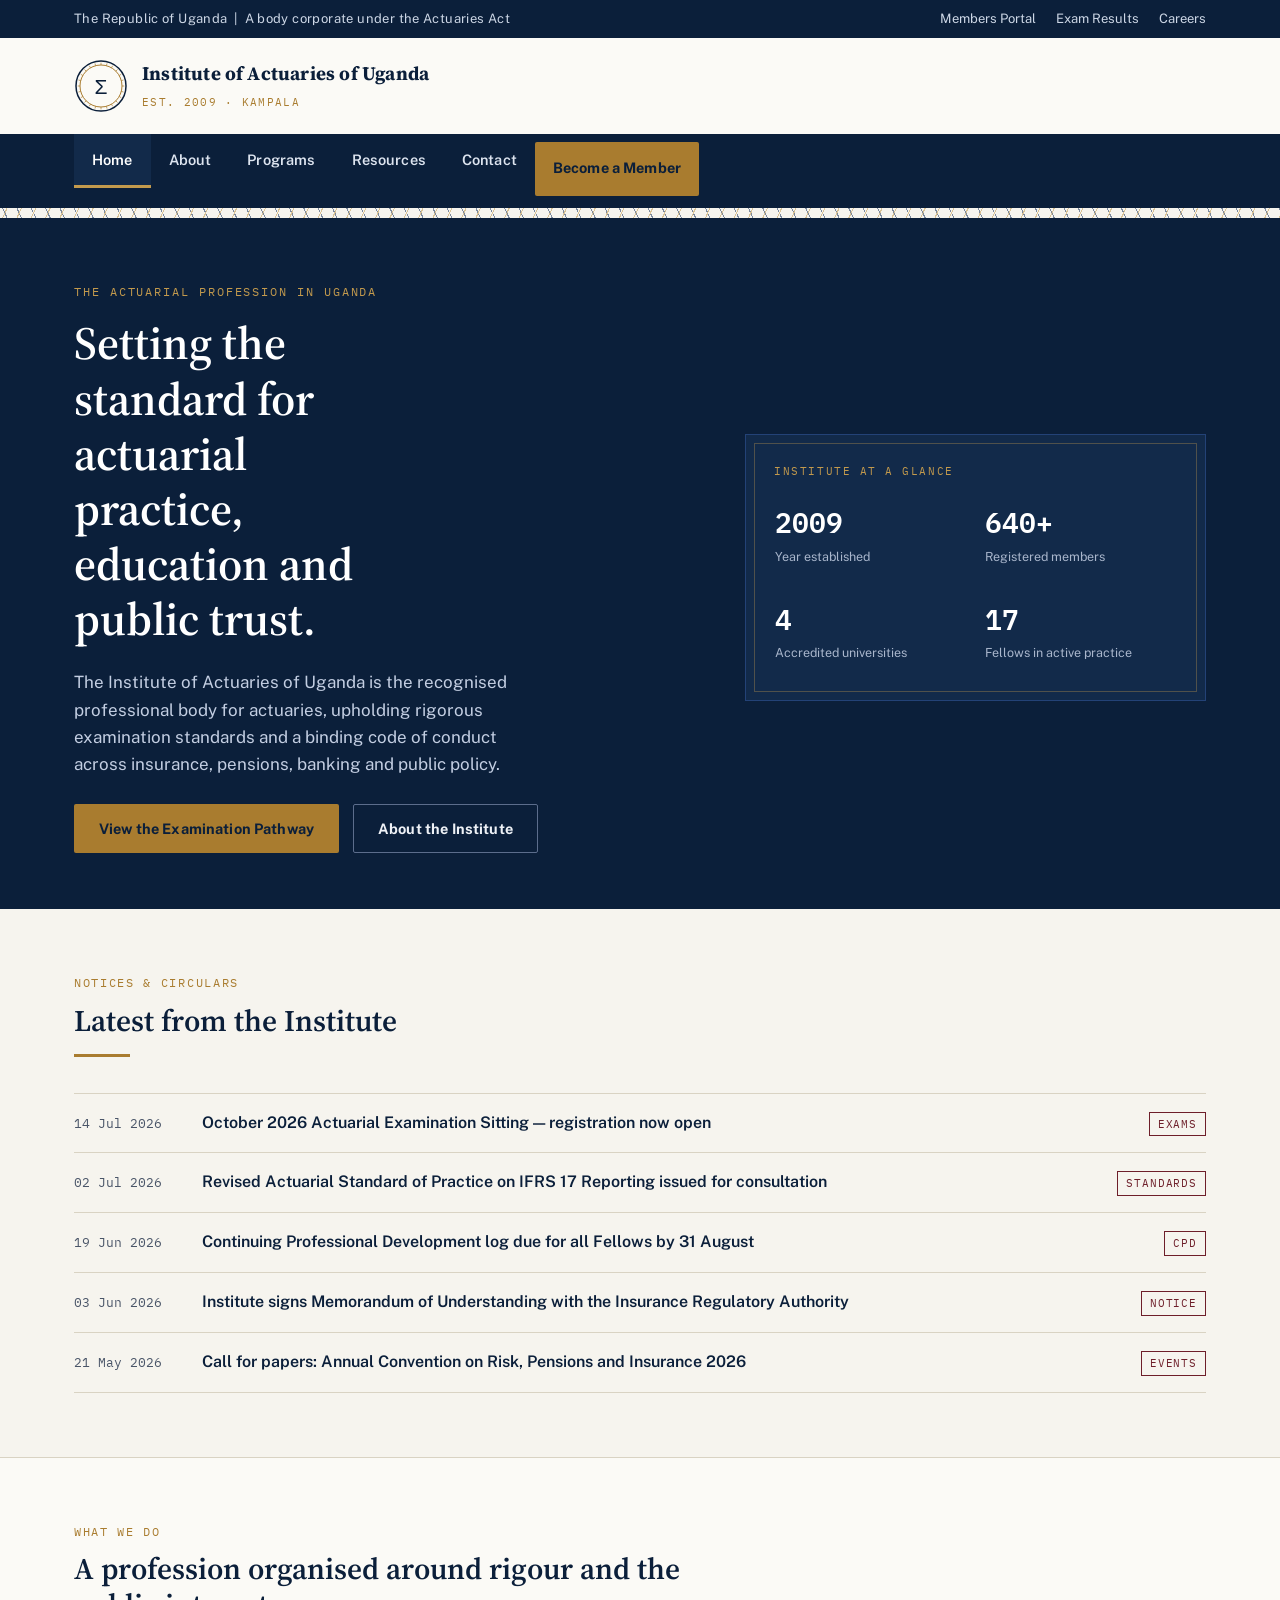
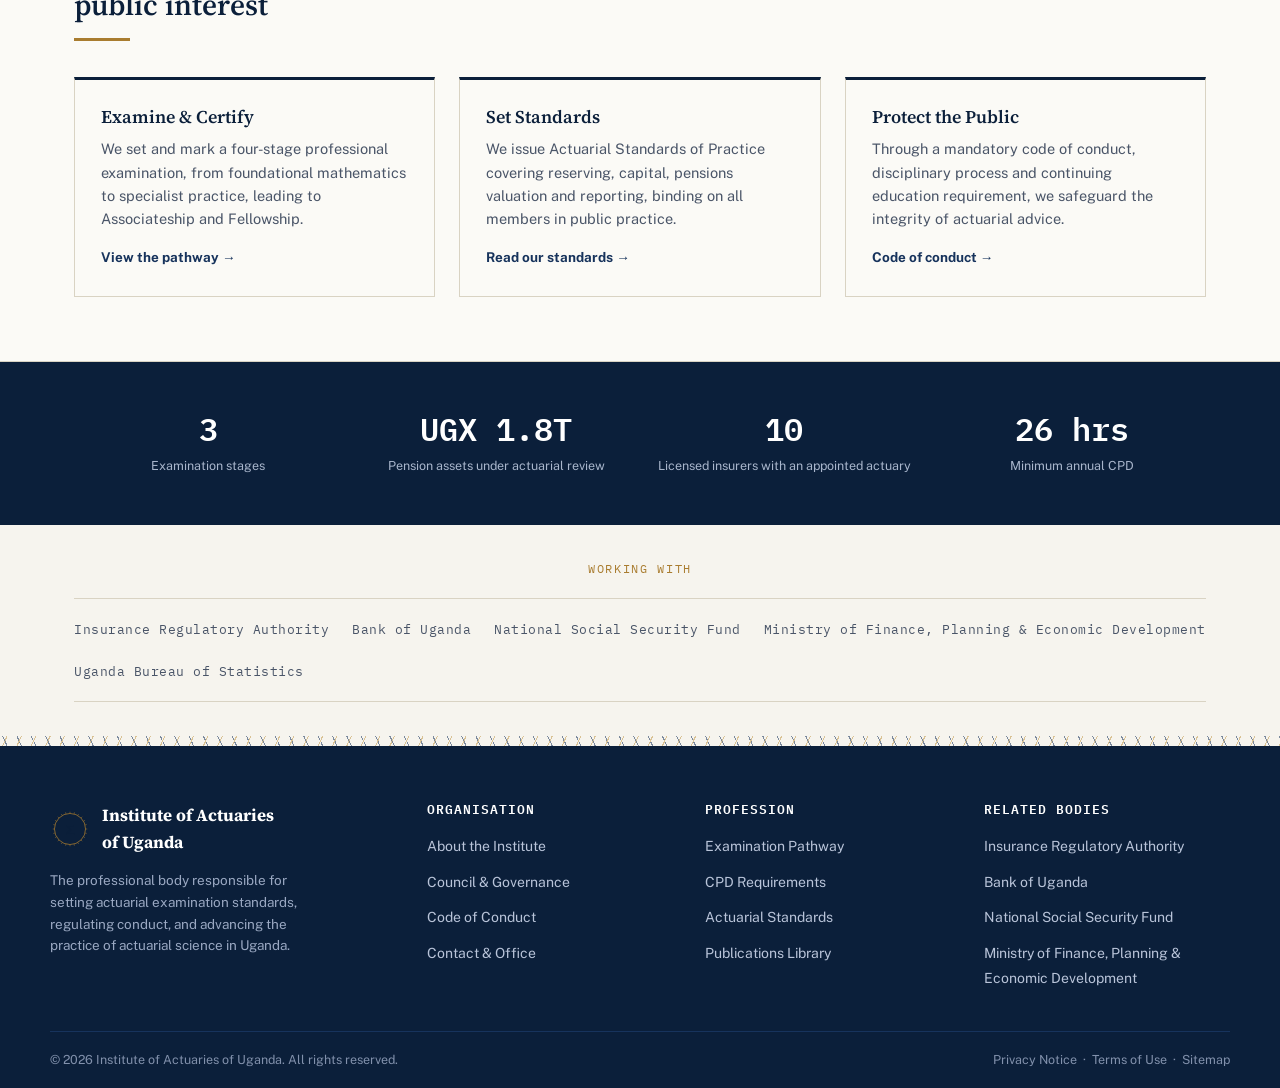
<file: index.html>
<!DOCTYPE html>
<html lang="en">
<head>
  <meta charset="UTF-8">
  <meta name="viewport" content="width=device-width, initial-scale=1.0">
  <title>Home | Institute of Actuaries of Uganda</title>
  <meta name="description" content="Institute of Actuaries of Uganda — the professional body for actuaries.">
  <link rel="preconnect" href="https://fonts.googleapis.com">
  <link rel="preconnect" href="https://fonts.gstatic.com" crossorigin>
  <link href="https://fonts.googleapis.com/css2?family=Source+Serif+4:opsz,wght@8..60,500;8..60,600;8..60,700&family=Public+Sans:wght@400;500;600;700;800&family=IBM+Plex+Mono:wght@400;500&display=swap" rel="stylesheet">
  <link rel="stylesheet" href="styles.css">
</head>
<body>
  <div class="topbar">
    <div class="container">
      <span class="topbar-note">The Republic of Uganda &nbsp;|&nbsp; A body corporate under the Actuaries Act</span>
      <ul class="topbar-links">
        <li><a href="#">Members Portal</a></li>
        <li><a href="#">Exam Results</a></li>
        <li><a href="/contact">Careers</a></li>
      </ul>
    </div>
  </div>
  <header class="site-header">
    <div class="container header-row">
      <a class="brand" href="/">
        <svg class="seal" viewBox="0 0 54 54" xmlns="http://www.w3.org/2000/svg" role="img" aria-label="IAU seal">
  <circle cx="27" cy="27" r="25" fill="none" stroke="#0b1f3a" stroke-width="1.5"/>
  <circle cx="27" cy="27" r="21" fill="none" stroke="#a97c2f" stroke-width="1"/>
  <line x1="27.0" y1="6.0" x2="27.0" y2="3.7" stroke="#a97c2f" stroke-width="0.7"/>
<line x1="32.4" y1="6.7" x2="33.0" y2="4.5" stroke="#a97c2f" stroke-width="0.7"/>
<line x1="37.5" y1="8.8" x2="38.6" y2="6.8" stroke="#a97c2f" stroke-width="0.7"/>
<line x1="41.8" y1="12.2" x2="43.5" y2="10.5" stroke="#a97c2f" stroke-width="0.7"/>
<line x1="45.2" y1="16.5" x2="47.2" y2="15.3" stroke="#a97c2f" stroke-width="0.7"/>
<line x1="47.3" y1="21.6" x2="49.5" y2="21.0" stroke="#a97c2f" stroke-width="0.7"/>
<line x1="48.0" y1="27.0" x2="50.3" y2="27.0" stroke="#a97c2f" stroke-width="0.7"/>
<line x1="47.3" y1="32.4" x2="49.5" y2="33.0" stroke="#a97c2f" stroke-width="0.7"/>
<line x1="45.2" y1="37.5" x2="47.2" y2="38.6" stroke="#a97c2f" stroke-width="0.7"/>
<line x1="41.8" y1="41.8" x2="43.5" y2="43.5" stroke="#a97c2f" stroke-width="0.7"/>
<line x1="37.5" y1="45.2" x2="38.6" y2="47.2" stroke="#a97c2f" stroke-width="0.7"/>
<line x1="32.4" y1="47.3" x2="33.0" y2="49.5" stroke="#a97c2f" stroke-width="0.7"/>
<line x1="27.0" y1="48.0" x2="27.0" y2="50.3" stroke="#a97c2f" stroke-width="0.7"/>
<line x1="21.6" y1="47.3" x2="21.0" y2="49.5" stroke="#a97c2f" stroke-width="0.7"/>
<line x1="16.5" y1="45.2" x2="15.3" y2="47.2" stroke="#a97c2f" stroke-width="0.7"/>
<line x1="12.2" y1="41.8" x2="10.5" y2="43.5" stroke="#a97c2f" stroke-width="0.7"/>
<line x1="8.8" y1="37.5" x2="6.8" y2="38.7" stroke="#a97c2f" stroke-width="0.7"/>
<line x1="6.7" y1="32.4" x2="4.5" y2="33.0" stroke="#a97c2f" stroke-width="0.7"/>
<line x1="6.0" y1="27.0" x2="3.7" y2="27.0" stroke="#a97c2f" stroke-width="0.7"/>
<line x1="6.7" y1="21.6" x2="4.5" y2="21.0" stroke="#a97c2f" stroke-width="0.7"/>
<line x1="8.8" y1="16.5" x2="6.8" y2="15.3" stroke="#a97c2f" stroke-width="0.7"/>
<line x1="12.2" y1="12.2" x2="10.5" y2="10.5" stroke="#a97c2f" stroke-width="0.7"/>
<line x1="16.5" y1="8.8" x2="15.3" y2="6.8" stroke="#a97c2f" stroke-width="0.7"/>
<line x1="21.6" y1="6.7" x2="21.0" y2="4.5" stroke="#a97c2f" stroke-width="0.7"/>
  <text x="27" y="35" text-anchor="middle" font-family="Source Serif 4, Georgia, serif" font-size="21" fill="#0b1f3a">&#931;</text>
</svg>
        <span class="brand-text">
          <span class="brand-name">Institute of Actuaries of Uganda</span>
          <span class="brand-sub">Est. 2009 &middot; Kampala</span>
        </span>
      </a>
    </div>
    <nav class="primary-nav" aria-label="Primary">
      <div class="container nav-row">
        <ul class="nav-links">
          <li><a href="/" class="active">Home</a></li>
          <li><a href="/about">About</a></li>
          <li><a href="/programs">Programs</a></li>
          <li><a href="/resources">Resources</a></li>
          <li><a href="/contact">Contact</a></li>
          <li><a class="nav-cta" href="/contact">Become a Member</a></li>
        </ul>
        <button class="nav-toggle" aria-label="Toggle navigation" aria-expanded="false">&#9776;</button>
      </div>
    </nav>
  </header>
  <div class="guilloche" aria-hidden="true"></div>
  <section class="hero">
    <div class="container">
      <div>
        <div class="hero-eyebrow">The Actuarial Profession in Uganda</div>
        <h1>Setting the standard for actuarial practice, education and public trust.</h1>
        <p class="hero-lede">The Institute of Actuaries of Uganda is the recognised professional body for actuaries, upholding rigorous examination standards and a binding code of conduct across insurance, pensions, banking and public policy.</p>
        <div class="hero-actions">
          <a class="btn btn-primary" href="/programs">View the Examination Pathway</a>
          <a class="btn btn-outline" href="/about">About the Institute</a>
        </div>
      </div>
      <div class="hero-panel">
        <div class="hero-panel-title">Institute at a Glance</div>
        <div class="stat-grid">
          <div class="stat-item" tabindex="0" data-value="2009" data-decimals="0">
            <div class="stat-figure"><span class="stat-number">0</span></div>
            <div class="stat-label">Year established</div>
            <div class="stat-detail">Founded under the Actuaries Act, Cap. 214</div>
          </div>
          <div class="stat-item" tabindex="0" data-value="640" data-decimals="0" data-suffix="+">
            <div class="stat-figure"><span class="stat-number">0</span></div>
            <div class="stat-label">Registered members</div>
            <div class="stat-detail">Across Student, Associate and Fellow grades</div>
          </div>
          <div class="stat-item" tabindex="0" data-value="4" data-decimals="0">
            <div class="stat-figure"><span class="stat-number">0</span></div>
            <div class="stat-label">Accredited universities</div>
            <div class="stat-detail">Makerere, Kyambogo, MUST and UCU</div>
          </div>
          <div class="stat-item" tabindex="0" data-value="17" data-decimals="0">
            <div class="stat-figure"><span class="stat-number">0</span></div>
            <div class="stat-label">Fellows in active practice</div>
            <div class="stat-detail">Eligible to sign statutory actuarial reports</div>
          </div>
        </div>
      </div>
    </div>
  </section>

  <section class="section">
    <div class="container">
      <div class="section-head">
        <div class="eyebrow">Notices &amp; Circulars</div>
        <h2>Latest from the Institute</h2>
        <div class="rule"></div>
      </div>
      <ul class="notice-list">
        <li class="notice-item">
          <span class="notice-date">14 Jul 2026</span>
          <a class="notice-title" href="#">October 2026 Actuarial Examination Sitting &mdash; registration now open</a>
          <span class="notice-tag">Exams</span>
        </li>
        <li class="notice-item">
          <span class="notice-date">02 Jul 2026</span>
          <a class="notice-title" href="#">Revised Actuarial Standard of Practice on IFRS 17 Reporting issued for consultation</a>
          <span class="notice-tag">Standards</span>
        </li>
        <li class="notice-item">
          <span class="notice-date">19 Jun 2026</span>
          <a class="notice-title" href="#">Continuing Professional Development log due for all Fellows by 31 August</a>
          <span class="notice-tag">CPD</span>
        </li>
        <li class="notice-item">
          <span class="notice-date">03 Jun 2026</span>
          <a class="notice-title" href="#">Institute signs Memorandum of Understanding with the Insurance Regulatory Authority</a>
          <span class="notice-tag">Notice</span>
        </li>
        <li class="notice-item">
          <span class="notice-date">21 May 2026</span>
          <a class="notice-title" href="#">Call for papers: Annual Convention on Risk, Pensions and Insurance 2026</a>
          <span class="notice-tag">Events</span>
        </li>
      </ul>
    </div>
  </section>

  <section class="section section-alt">
    <div class="container">
      <div class="section-head">
        <div class="eyebrow">What We Do</div>
        <h2>A profession organised around rigour and the public interest</h2>
        <div class="rule"></div>
      </div>
      <div class="card-grid">
        <div class="card">
          <h3>Examine &amp; Certify</h3>
          <p>We set and mark a four-stage professional examination, from foundational mathematics to specialist practice, leading to Associateship and Fellowship.</p>
          <a class="card-link" href="/programs">View the pathway &rarr;</a>
        </div>
        <div class="card">
          <h3>Set Standards</h3>
          <p>We issue Actuarial Standards of Practice covering reserving, capital, pensions valuation and reporting, binding on all members in public practice.</p>
          <a class="card-link" href="/resources">Read our standards &rarr;</a>
        </div>
        <div class="card">
          <h3>Protect the Public</h3>
          <p>Through a mandatory code of conduct, disciplinary process and continuing education requirement, we safeguard the integrity of actuarial advice.</p>
          <a class="card-link" href="/about#conduct">Code of conduct &rarr;</a>
        </div>
      </div>
    </div>
  </section>

  <section class="stats-strip">
    <div class="container">
      <div class="stat-item" tabindex="0" data-value="4" data-decimals="0">
        <div class="stat-figure"><span class="stat-number">0</span></div>
        <div class="stat-label">Examination stages</div>
        <div class="stat-detail">Foundational through to Fellowship</div>
      </div>
      <div class="stat-item" tabindex="0" data-value="2.1" data-decimals="1" data-prefix="UGX " data-suffix="T">
        <div class="stat-figure"><span class="stat-number">UGX 0.0T</span></div>
        <div class="stat-label">Pension assets under actuarial review</div>
        <div class="stat-detail">Reviewed across occupational retirement schemes</div>
      </div>
      <div class="stat-item" tabindex="0" data-value="12" data-decimals="0">
        <div class="stat-figure"><span class="stat-number">0</span></div>
        <div class="stat-label">Licensed insurers with an appointed actuary</div>
        <div class="stat-detail">Out of 14 licensed insurers nationally</div>
      </div>
      <div class="stat-item" tabindex="0" data-value="30" data-decimals="0" data-suffix=" hrs">
        <div class="stat-figure"><span class="stat-number">0</span></div>
        <div class="stat-label">Minimum annual CPD</div>
        <div class="stat-detail">Audited annually against the register</div>
      </div>
    </div>
  </section>

  <section class="partner-strip">
    <div class="container">
      <div class="eyebrow">Working With</div>
      <div class="partner-row">
        <span>Insurance Regulatory Authority</span>
        <span>Bank of Uganda</span>
        <span>National Social Security Fund</span>
        <span>Ministry of Finance, Planning &amp; Economic Development</span>
        <span>Uganda Bureau of Statistics</span>
      </div>
    </div>
  </section>
  <div class="guilloche" aria-hidden="true"></div>
  <footer class="site-footer">
    <div class="container footer-top">
      <div class="footer-grid">
        <div class="footer-col">
          <div class="footer-brand">
            <svg class="seal" style="width:40px;height:40px" viewBox="0 0 54 54" xmlns="http://www.w3.org/2000/svg" role="img" aria-label="IAU seal">
  <circle cx="27" cy="27" r="25" fill="none" stroke="#0b1f3a" stroke-width="1.5"/>
  <circle cx="27" cy="27" r="21" fill="none" stroke="#a97c2f" stroke-width="1"/>
  <line x1="27.0" y1="6.0" x2="27.0" y2="3.7" stroke="#a97c2f" stroke-width="0.7"/>
<line x1="32.4" y1="6.7" x2="33.0" y2="4.5" stroke="#a97c2f" stroke-width="0.7"/>
<line x1="37.5" y1="8.8" x2="38.6" y2="6.8" stroke="#a97c2f" stroke-width="0.7"/>
<line x1="41.8" y1="12.2" x2="43.5" y2="10.5" stroke="#a97c2f" stroke-width="0.7"/>
<line x1="45.2" y1="16.5" x2="47.2" y2="15.3" stroke="#a97c2f" stroke-width="0.7"/>
<line x1="47.3" y1="21.6" x2="49.5" y2="21.0" stroke="#a97c2f" stroke-width="0.7"/>
<line x1="48.0" y1="27.0" x2="50.3" y2="27.0" stroke="#a97c2f" stroke-width="0.7"/>
<line x1="47.3" y1="32.4" x2="49.5" y2="33.0" stroke="#a97c2f" stroke-width="0.7"/>
<line x1="45.2" y1="37.5" x2="47.2" y2="38.6" stroke="#a97c2f" stroke-width="0.7"/>
<line x1="41.8" y1="41.8" x2="43.5" y2="43.5" stroke="#a97c2f" stroke-width="0.7"/>
<line x1="37.5" y1="45.2" x2="38.6" y2="47.2" stroke="#a97c2f" stroke-width="0.7"/>
<line x1="32.4" y1="47.3" x2="33.0" y2="49.5" stroke="#a97c2f" stroke-width="0.7"/>
<line x1="27.0" y1="48.0" x2="27.0" y2="50.3" stroke="#a97c2f" stroke-width="0.7"/>
<line x1="21.6" y1="47.3" x2="21.0" y2="49.5" stroke="#a97c2f" stroke-width="0.7"/>
<line x1="16.5" y1="45.2" x2="15.3" y2="47.2" stroke="#a97c2f" stroke-width="0.7"/>
<line x1="12.2" y1="41.8" x2="10.5" y2="43.5" stroke="#a97c2f" stroke-width="0.7"/>
<line x1="8.8" y1="37.5" x2="6.8" y2="38.7" stroke="#a97c2f" stroke-width="0.7"/>
<line x1="6.7" y1="32.4" x2="4.5" y2="33.0" stroke="#a97c2f" stroke-width="0.7"/>
<line x1="6.0" y1="27.0" x2="3.7" y2="27.0" stroke="#a97c2f" stroke-width="0.7"/>
<line x1="6.7" y1="21.6" x2="4.5" y2="21.0" stroke="#a97c2f" stroke-width="0.7"/>
<line x1="8.8" y1="16.5" x2="6.8" y2="15.3" stroke="#a97c2f" stroke-width="0.7"/>
<line x1="12.2" y1="12.2" x2="10.5" y2="10.5" stroke="#a97c2f" stroke-width="0.7"/>
<line x1="16.5" y1="8.8" x2="15.3" y2="6.8" stroke="#a97c2f" stroke-width="0.7"/>
<line x1="21.6" y1="6.7" x2="21.0" y2="4.5" stroke="#a97c2f" stroke-width="0.7"/>
  <text x="27" y="35" text-anchor="middle" font-family="Source Serif 4, Georgia, serif" font-size="21" fill="#0b1f3a">&#931;</text>
</svg>
            <span class="brand-name">Institute of Actuaries<br>of Uganda</span>
          </div>
          <p class="footer-desc">The professional body responsible for setting actuarial examination standards, regulating conduct, and advancing the practice of actuarial science in Uganda.</p>
        </div>
        <div class="footer-col">
          <h4>Organisation</h4>
          <ul>
            <li><a href="/about">About the Institute</a></li>
            <li><a href="/about#governance">Council &amp; Governance</a></li>
            <li><a href="/about#conduct">Code of Conduct</a></li>
            <li><a href="/contact">Contact &amp; Office</a></li>
          </ul>
        </div>
        <div class="footer-col">
          <h4>Profession</h4>
          <ul>
            <li><a href="/programs">Examination Pathway</a></li>
            <li><a href="/programs#cpd">CPD Requirements</a></li>
            <li><a href="/resources">Actuarial Standards</a></li>
            <li><a href="/resources#library">Publications Library</a></li>
          </ul>
        </div>
        <div class="footer-col">
          <h4>Related Bodies</h4>
          <ul>
            <li><a href="#">Insurance Regulatory Authority</a></li>
            <li><a href="#">Bank of Uganda</a></li>
            <li><a href="#">National Social Security Fund</a></li>
            <li><a href="#">Ministry of Finance, Planning &amp; Economic Development</a></li>
          </ul>
        </div>
      </div>
    </div>
    <div class="container footer-bottom">
      <span>&copy; 2026 Institute of Actuaries of Uganda. All rights reserved.</span>
      <span><a href="#">Privacy Notice</a> &nbsp;&middot;&nbsp; <a href="#">Terms of Use</a> &nbsp;&middot;&nbsp; <a href="#">Sitemap</a></span>
    </div>
  </footer>
  <script src="script.js"></script>
</body>
</html>
</file>
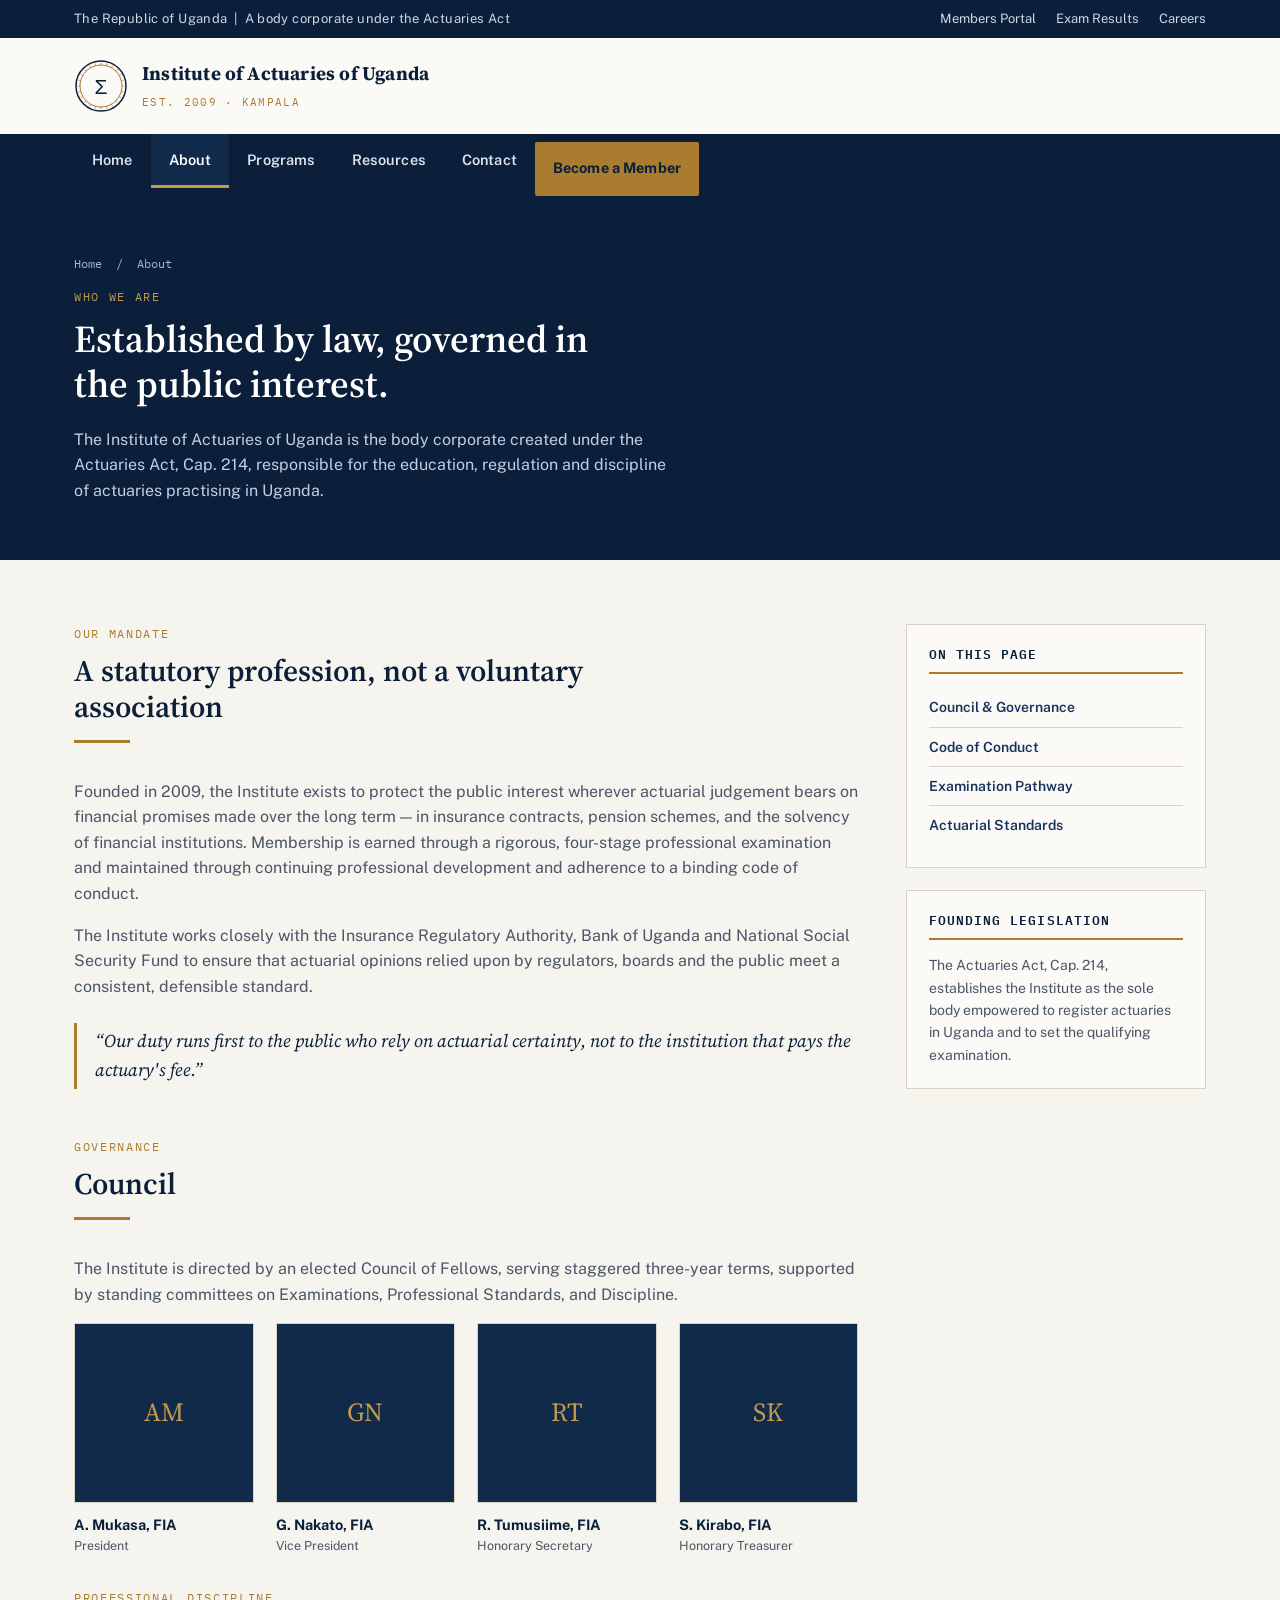
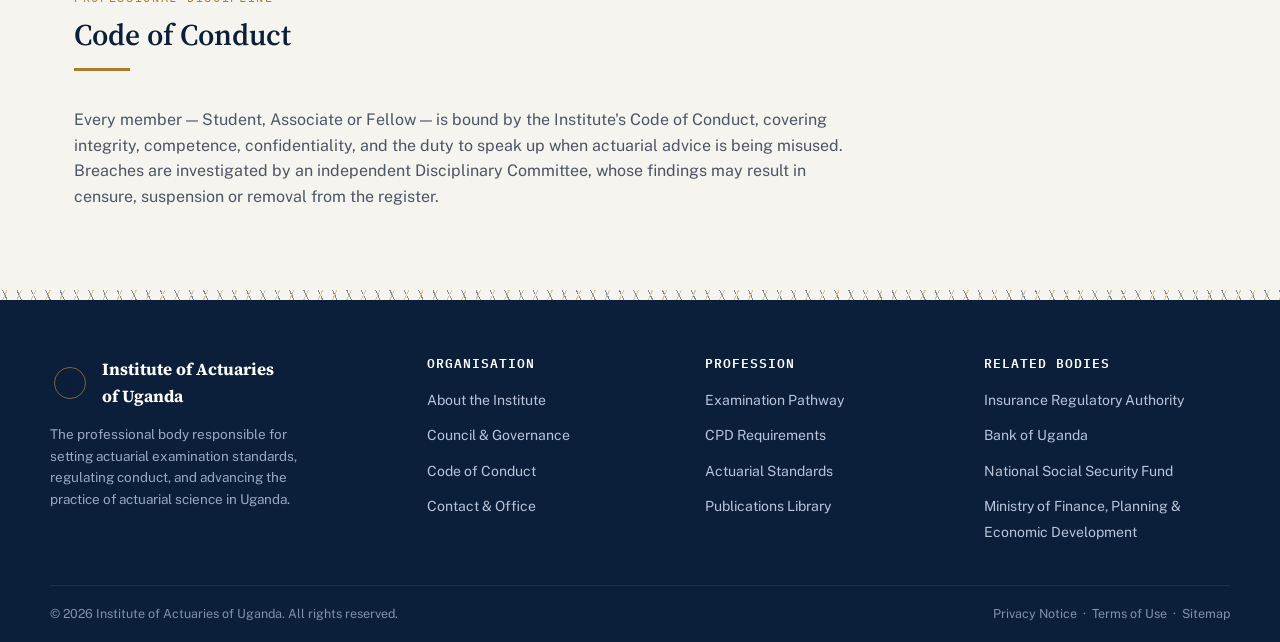
<file: about.html>
<!DOCTYPE html>
<html lang="en">
<head>
  <meta charset="UTF-8">
  <meta name="viewport" content="width=device-width, initial-scale=1.0">
  <title>About the Institute | Institute of Actuaries of Uganda</title>
  <meta name="description" content="Governance, history and code of conduct of the Institute of Actuaries of Uganda.">
  <link rel="preconnect" href="https://fonts.googleapis.com">
  <link rel="preconnect" href="https://fonts.gstatic.com" crossorigin>
  <link href="https://fonts.googleapis.com/css2?family=Source+Serif+4:opsz,wght@8..60,500;8..60,600;8..60,700&family=Public+Sans:wght@400;500;600;700;800&family=IBM+Plex+Mono:wght@400;500&display=swap" rel="stylesheet">
  <link rel="stylesheet" href="styles.css">
</head>
<body>
  <div class="topbar">
    <div class="container">
      <span class="topbar-note">The Republic of Uganda &nbsp;|&nbsp; A body corporate under the Actuaries Act</span>
      <ul class="topbar-links">
        <li><a href="#">Members Portal</a></li>
        <li><a href="#">Exam Results</a></li>
        <li><a href="/contact">Careers</a></li>
      </ul>
    </div>
  </div>
  <header class="site-header">
    <div class="container header-row">
      <a class="brand" href="/">
        <svg class="seal" viewBox="0 0 54 54" xmlns="http://www.w3.org/2000/svg" role="img" aria-label="IAU seal">
  <circle cx="27" cy="27" r="25" fill="none" stroke="#0b1f3a" stroke-width="1.5"/>
  <circle cx="27" cy="27" r="21" fill="none" stroke="#a97c2f" stroke-width="1"/>
  <line x1="27.0" y1="6.0" x2="27.0" y2="3.7" stroke="#a97c2f" stroke-width="0.7"/>
<line x1="32.4" y1="6.7" x2="33.0" y2="4.5" stroke="#a97c2f" stroke-width="0.7"/>
<line x1="37.5" y1="8.8" x2="38.6" y2="6.8" stroke="#a97c2f" stroke-width="0.7"/>
<line x1="41.8" y1="12.2" x2="43.5" y2="10.5" stroke="#a97c2f" stroke-width="0.7"/>
<line x1="45.2" y1="16.5" x2="47.2" y2="15.3" stroke="#a97c2f" stroke-width="0.7"/>
<line x1="47.3" y1="21.6" x2="49.5" y2="21.0" stroke="#a97c2f" stroke-width="0.7"/>
<line x1="48.0" y1="27.0" x2="50.3" y2="27.0" stroke="#a97c2f" stroke-width="0.7"/>
<line x1="47.3" y1="32.4" x2="49.5" y2="33.0" stroke="#a97c2f" stroke-width="0.7"/>
<line x1="45.2" y1="37.5" x2="47.2" y2="38.6" stroke="#a97c2f" stroke-width="0.7"/>
<line x1="41.8" y1="41.8" x2="43.5" y2="43.5" stroke="#a97c2f" stroke-width="0.7"/>
<line x1="37.5" y1="45.2" x2="38.6" y2="47.2" stroke="#a97c2f" stroke-width="0.7"/>
<line x1="32.4" y1="47.3" x2="33.0" y2="49.5" stroke="#a97c2f" stroke-width="0.7"/>
<line x1="27.0" y1="48.0" x2="27.0" y2="50.3" stroke="#a97c2f" stroke-width="0.7"/>
<line x1="21.6" y1="47.3" x2="21.0" y2="49.5" stroke="#a97c2f" stroke-width="0.7"/>
<line x1="16.5" y1="45.2" x2="15.3" y2="47.2" stroke="#a97c2f" stroke-width="0.7"/>
<line x1="12.2" y1="41.8" x2="10.5" y2="43.5" stroke="#a97c2f" stroke-width="0.7"/>
<line x1="8.8" y1="37.5" x2="6.8" y2="38.7" stroke="#a97c2f" stroke-width="0.7"/>
<line x1="6.7" y1="32.4" x2="4.5" y2="33.0" stroke="#a97c2f" stroke-width="0.7"/>
<line x1="6.0" y1="27.0" x2="3.7" y2="27.0" stroke="#a97c2f" stroke-width="0.7"/>
<line x1="6.7" y1="21.6" x2="4.5" y2="21.0" stroke="#a97c2f" stroke-width="0.7"/>
<line x1="8.8" y1="16.5" x2="6.8" y2="15.3" stroke="#a97c2f" stroke-width="0.7"/>
<line x1="12.2" y1="12.2" x2="10.5" y2="10.5" stroke="#a97c2f" stroke-width="0.7"/>
<line x1="16.5" y1="8.8" x2="15.3" y2="6.8" stroke="#a97c2f" stroke-width="0.7"/>
<line x1="21.6" y1="6.7" x2="21.0" y2="4.5" stroke="#a97c2f" stroke-width="0.7"/>
  <text x="27" y="35" text-anchor="middle" font-family="Source Serif 4, Georgia, serif" font-size="21" fill="#0b1f3a">&#931;</text>
</svg>
        <span class="brand-text">
          <span class="brand-name">Institute of Actuaries of Uganda</span>
          <span class="brand-sub">Est. 2009 &middot; Kampala</span>
        </span>
      </a>
    </div>
    <nav class="primary-nav" aria-label="Primary">
      <div class="container nav-row">
        <ul class="nav-links">
          <li><a href="/">Home</a></li>
          <li><a href="/about" class="active">About</a></li>
          <li><a href="/programs">Programs</a></li>
          <li><a href="/resources">Resources</a></li>
          <li><a href="/contact">Contact</a></li>
          <li><a class="nav-cta" href="/contact">Become a Member</a></li>
        </ul>
        <button class="nav-toggle" aria-label="Toggle navigation" aria-expanded="false">&#9776;</button>
      </div>
    </nav>
  </header>

  <section class="page-header">
    <div class="container">
      <div class="breadcrumb"><a href="/">Home</a> &nbsp;/&nbsp; About</div>
      <div class="eyebrow">Who We Are</div>
      <h1>Established by law, governed in the public interest.</h1>
      <p>The Institute of Actuaries of Uganda is the body corporate created under the Actuaries Act, Cap. 214, responsible for the education, regulation and discipline of actuaries practising in Uganda.</p>
    </div>
  </section>

  <section class="section">
    <div class="container layout-with-side">
      <div>
        <div class="section-head">
          <div class="eyebrow">Our Mandate</div>
          <h2>A statutory profession, not a voluntary association</h2>
          <div class="rule"></div>
        </div>
        <p>Founded in 2009, the Institute exists to protect the public interest wherever actuarial judgement bears on financial promises made over the long term &mdash; in insurance contracts, pension schemes, and the solvency of financial institutions. Membership is earned through a rigorous, four-stage professional examination and maintained through continuing professional development and adherence to a binding code of conduct.</p>
        <p>The Institute works closely with the Insurance Regulatory Authority, Bank of Uganda and National Social Security Fund to ensure that actuarial opinions relied upon by regulators, boards and the public meet a consistent, defensible standard.</p>

        <blockquote class="pull-fact">&ldquo;Our duty runs first to the public who rely on actuarial certainty, not to the institution that pays the actuary's fee.&rdquo;</blockquote>

        <div class="section-head" id="governance" style="margin-top:48px;">
          <div class="eyebrow">Governance</div>
          <h2>Council</h2>
          <div class="rule"></div>
        </div>
        <p>The Institute is directed by an elected Council of Fellows, serving staggered three-year terms, supported by standing committees on Examinations, Professional Standards, and Discipline.</p>
        <div class="people-grid">
          <div class="person">
            <div class="person-photo">AM</div>
            <div class="person-name">A. Mukasa, FIA</div>
            <div class="person-role">President</div>
          </div>
          <div class="person">
            <div class="person-photo">GN</div>
            <div class="person-name">G. Nakato, FIA</div>
            <div class="person-role">Vice President</div>
          </div>
          <div class="person">
            <div class="person-photo">RT</div>
            <div class="person-name">R. Tumusiime, FIA</div>
            <div class="person-role">Honorary Secretary</div>
          </div>
          <div class="person">
            <div class="person-photo">SK</div>
            <div class="person-name">S. Kirabo, FIA</div>
            <div class="person-role">Honorary Treasurer</div>
          </div>
        </div>

        <div class="section-head" id="conduct" style="margin-top:16px;">
          <div class="eyebrow">Professional Discipline</div>
          <h2>Code of Conduct</h2>
          <div class="rule"></div>
        </div>
        <p>Every member &mdash; Student, Associate or Fellow &mdash; is bound by the Institute's Code of Conduct, covering integrity, competence, confidentiality, and the duty to speak up when actuarial advice is being misused. Breaches are investigated by an independent Disciplinary Committee, whose findings may result in censure, suspension or removal from the register.</p>
      </div>

      <aside>
        <div class="side-box">
          <h4>On This Page</h4>
          <ul>
            <li><a href="#governance">Council &amp; Governance</a></li>
            <li><a href="#conduct">Code of Conduct</a></li>
            <li><a href="/programs">Examination Pathway</a></li>
            <li><a href="/resources">Actuarial Standards</a></li>
          </ul>
        </div>
        <div class="side-box">
          <h4>Founding Legislation</h4>
          <p style="font-size:14px;margin-bottom:0;">The Actuaries Act, Cap. 214, establishes the Institute as the sole body empowered to register actuaries in Uganda and to set the qualifying examination.</p>
        </div>
      </aside>
    </div>
  </section>

  <div class="guilloche" aria-hidden="true"></div>
  <footer class="site-footer">
    <div class="container footer-top">
      <div class="footer-grid">
        <div class="footer-col">
          <div class="footer-brand">
            <svg class="seal" style="width:40px;height:40px" viewBox="0 0 54 54" xmlns="http://www.w3.org/2000/svg" role="img" aria-label="IAU seal">
  <circle cx="27" cy="27" r="25" fill="none" stroke="#0b1f3a" stroke-width="1.5"/>
  <circle cx="27" cy="27" r="21" fill="none" stroke="#a97c2f" stroke-width="1"/>
  <text x="27" y="35" text-anchor="middle" font-family="Source Serif 4, Georgia, serif" font-size="21" fill="#0b1f3a">&#931;</text>
</svg>
            <span class="brand-name">Institute of Actuaries<br>of Uganda</span>
          </div>
          <p class="footer-desc">The professional body responsible for setting actuarial examination standards, regulating conduct, and advancing the practice of actuarial science in Uganda.</p>
        </div>
        <div class="footer-col">
          <h4>Organisation</h4>
          <ul>
            <li><a href="/about">About the Institute</a></li>
            <li><a href="/about#governance">Council &amp; Governance</a></li>
            <li><a href="/about#conduct">Code of Conduct</a></li>
            <li><a href="/contact">Contact &amp; Office</a></li>
          </ul>
        </div>
        <div class="footer-col">
          <h4>Profession</h4>
          <ul>
            <li><a href="/programs">Examination Pathway</a></li>
            <li><a href="/programs#cpd">CPD Requirements</a></li>
            <li><a href="/resources">Actuarial Standards</a></li>
            <li><a href="/resources#library">Publications Library</a></li>
          </ul>
        </div>
        <div class="footer-col">
          <h4>Related Bodies</h4>
          <ul>
            <li><a href="#">Insurance Regulatory Authority</a></li>
            <li><a href="#">Bank of Uganda</a></li>
            <li><a href="#">National Social Security Fund</a></li>
            <li><a href="#">Ministry of Finance, Planning &amp; Economic Development</a></li>
          </ul>
        </div>
      </div>
    </div>
    <div class="container footer-bottom">
      <span>&copy; 2026 Institute of Actuaries of Uganda. All rights reserved.</span>
      <span><a href="#">Privacy Notice</a> &nbsp;&middot;&nbsp; <a href="#">Terms of Use</a> &nbsp;&middot;&nbsp; <a href="#">Sitemap</a></span>
    </div>
  </footer>
  <script src="script.js"></script>
</body>
</html>
</file>
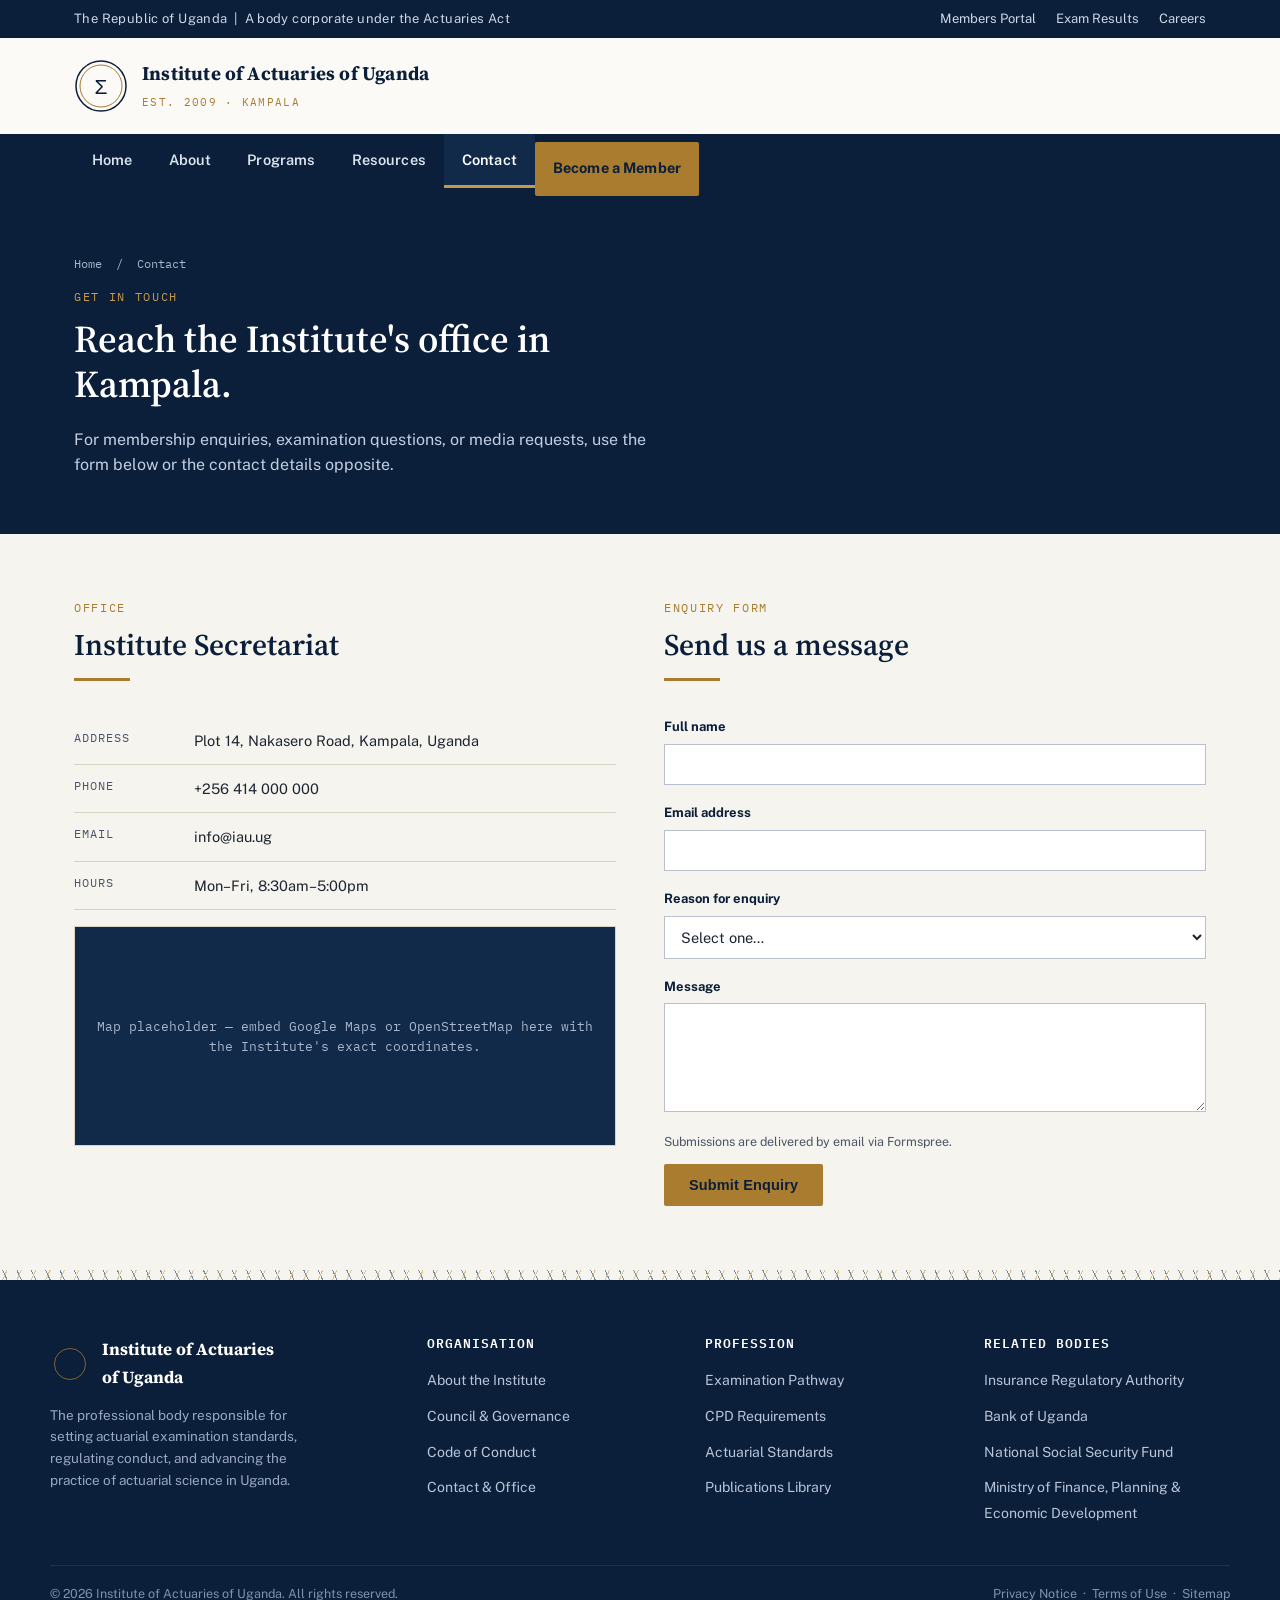
<file: contact.html>
<!DOCTYPE html>
<html lang="en">
<head>
  <meta charset="UTF-8">
  <meta name="viewport" content="width=device-width, initial-scale=1.0">
  <title>Contact | Institute of Actuaries of Uganda</title>
  <meta name="description" content="Contact the Institute of Actuaries of Uganda office in Kampala, or enquire about membership.">
  <link rel="preconnect" href="https://fonts.googleapis.com">
  <link rel="preconnect" href="https://fonts.gstatic.com" crossorigin>
  <link href="https://fonts.googleapis.com/css2?family=Source+Serif+4:opsz,wght@8..60,500;8..60,600;8..60,700&family=Public+Sans:wght@400;500;600;700;800&family=IBM+Plex+Mono:wght@400;500&display=swap" rel="stylesheet">
  <link rel="stylesheet" href="styles.css">
  <style>
    .form-status { display: none; padding: 12px 14px; font-size: 13.5px; margin-bottom: 18px; border: 1px solid; }
    .form-status.success { display: block; border-color: #2f6e3f; color: #2f6e3f; background: #f2f8f3; }
    .form-status.error { display: block; border-color: var(--maroon-700); color: var(--maroon-700); background: #fbf2f3; }
    .field-error { font-size: 12px; color: var(--maroon-700); margin-top: 4px; display: none; }
    .form-field.invalid input, .form-field.invalid select, .form-field.invalid textarea { border-color: var(--maroon-700); }
    .form-field.invalid .field-error { display: block; }
  </style>
</head>
<body>
  <div class="topbar">
    <div class="container">
      <span class="topbar-note">The Republic of Uganda &nbsp;|&nbsp; A body corporate under the Actuaries Act</span>
      <ul class="topbar-links">
        <li><a href="#">Members Portal</a></li>
        <li><a href="#">Exam Results</a></li>
        <li><a href="/contact">Careers</a></li>
      </ul>
    </div>
  </div>
  <header class="site-header">
    <div class="container header-row">
      <a class="brand" href="/">
        <svg class="seal" viewBox="0 0 54 54" xmlns="http://www.w3.org/2000/svg" role="img" aria-label="IAU seal">
  <circle cx="27" cy="27" r="25" fill="none" stroke="#0b1f3a" stroke-width="1.5"/>
  <circle cx="27" cy="27" r="21" fill="none" stroke="#a97c2f" stroke-width="1"/>
  <text x="27" y="35" text-anchor="middle" font-family="Source Serif 4, Georgia, serif" font-size="21" fill="#0b1f3a">&#931;</text>
</svg>
        <span class="brand-text">
          <span class="brand-name">Institute of Actuaries of Uganda</span>
          <span class="brand-sub">Est. 2009 &middot; Kampala</span>
        </span>
      </a>
    </div>
    <nav class="primary-nav" aria-label="Primary">
      <div class="container nav-row">
        <ul class="nav-links">
          <li><a href="/">Home</a></li>
          <li><a href="/about">About</a></li>
          <li><a href="/programs">Programs</a></li>
          <li><a href="/resources">Resources</a></li>
          <li><a href="/contact" class="active">Contact</a></li>
          <li><a class="nav-cta" href="/contact">Become a Member</a></li>
        </ul>
        <button class="nav-toggle" aria-label="Toggle navigation" aria-expanded="false">&#9776;</button>
      </div>
    </nav>
  </header>

  <section class="page-header">
    <div class="container">
      <div class="breadcrumb"><a href="/">Home</a> &nbsp;/&nbsp; Contact</div>
      <div class="eyebrow">Get in Touch</div>
      <h1>Reach the Institute's office in Kampala.</h1>
      <p>For membership enquiries, examination questions, or media requests, use the form below or the contact details opposite.</p>
    </div>
  </section>

  <section class="section">
    <div class="container contact-grid">
      <div>
        <div class="section-head">
          <div class="eyebrow">Office</div>
          <h2>Institute Secretariat</h2>
          <div class="rule"></div>
        </div>
        <dl>
          <div class="info-line"><dt>Address</dt><dd>Plot 14, Nakasero Road, Kampala, Uganda</dd></div>
          <div class="info-line"><dt>Phone</dt><dd>+256 414 000 000</dd></div>
          <div class="info-line"><dt>Email</dt><dd>info@iau.ug</dd></div>
          <div class="info-line"><dt>Hours</dt><dd>Mon&ndash;Fri, 8:30am&ndash;5:00pm</dd></div>
        </dl>
        <div class="map-frame">Map placeholder &mdash; embed Google Maps or OpenStreetMap here with the Institute's exact coordinates.</div>
      </div>

      <div>
        <div class="section-head">
          <div class="eyebrow">Enquiry Form</div>
          <h2>Send us a message</h2>
          <div class="rule"></div>
        </div>

        <div class="form-status" id="form-status" role="status" aria-live="polite"></div>

        <form id="contact-form" action="https://formspree.io/f/xzebvrbj" method="POST" novalidate>
          <div class="form-field" data-field="name">
            <label for="f-name">Full name</label>
            <input type="text" id="f-name" name="name" required>
            <div class="field-error">Please enter your name.</div>
          </div>
          <div class="form-field" data-field="email">
            <label for="f-email">Email address</label>
            <input type="email" id="f-email" name="email" required>
            <div class="field-error">Please enter a valid email address.</div>
          </div>
          <div class="form-field" data-field="reason">
            <label for="f-reason">Reason for enquiry</label>
            <select id="f-reason" name="reason" required>
              <option value="">Select one&hellip;</option>
              <option value="membership">Membership application</option>
              <option value="exams">Examinations</option>
              <option value="cpd">CPD compliance</option>
              <option value="standards">Actuarial standards</option>
              <option value="media">Media &amp; press</option>
              <option value="other">Other</option>
            </select>
            <div class="field-error">Please select a reason.</div>
          </div>
          <div class="form-field" data-field="message">
            <label for="f-message">Message</label>
            <textarea id="f-message" name="message" rows="5" required></textarea>
            <div class="field-error">Please enter a message.</div>
          </div>
          <p class="form-note">Submissions are delivered by email via Formspree.</p>
          <button type="submit" class="btn btn-primary">Submit Enquiry</button>
        </form>
      </div>
    </div>
  </section>

  <div class="guilloche" aria-hidden="true"></div>
  <footer class="site-footer">
    <div class="container footer-top">
      <div class="footer-grid">
        <div class="footer-col">
          <div class="footer-brand">
            <svg class="seal" style="width:40px;height:40px" viewBox="0 0 54 54" xmlns="http://www.w3.org/2000/svg" role="img" aria-label="IAU seal">
  <circle cx="27" cy="27" r="25" fill="none" stroke="#0b1f3a" stroke-width="1.5"/>
  <circle cx="27" cy="27" r="21" fill="none" stroke="#a97c2f" stroke-width="1"/>
  <text x="27" y="35" text-anchor="middle" font-family="Source Serif 4, Georgia, serif" font-size="21" fill="#0b1f3a">&#931;</text>
</svg>
            <span class="brand-name">Institute of Actuaries<br>of Uganda</span>
          </div>
          <p class="footer-desc">The professional body responsible for setting actuarial examination standards, regulating conduct, and advancing the practice of actuarial science in Uganda.</p>
        </div>
        <div class="footer-col">
          <h4>Organisation</h4>
          <ul>
            <li><a href="/about">About the Institute</a></li>
            <li><a href="/about#governance">Council &amp; Governance</a></li>
            <li><a href="/about#conduct">Code of Conduct</a></li>
            <li><a href="/contact">Contact &amp; Office</a></li>
          </ul>
        </div>
        <div class="footer-col">
          <h4>Profession</h4>
          <ul>
            <li><a href="/programs">Examination Pathway</a></li>
            <li><a href="/programs#cpd">CPD Requirements</a></li>
            <li><a href="/resources">Actuarial Standards</a></li>
            <li><a href="/resources#library">Publications Library</a></li>
          </ul>
        </div>
        <div class="footer-col">
          <h4>Related Bodies</h4>
          <ul>
            <li><a href="#">Insurance Regulatory Authority</a></li>
            <li><a href="#">Bank of Uganda</a></li>
            <li><a href="#">National Social Security Fund</a></li>
            <li><a href="#">Ministry of Finance, Planning &amp; Economic Development</a></li>
          </ul>
        </div>
      </div>
    </div>
    <div class="container footer-bottom">
      <span>&copy; 2026 Institute of Actuaries of Uganda. All rights reserved.</span>
      <span><a href="#">Privacy Notice</a> &nbsp;&middot;&nbsp; <a href="#">Terms of Use</a> &nbsp;&middot;&nbsp; <a href="#">Sitemap</a></span>
    </div>
  </footer>
  <script src="script.js"></script>
</body>
</html>
</file>
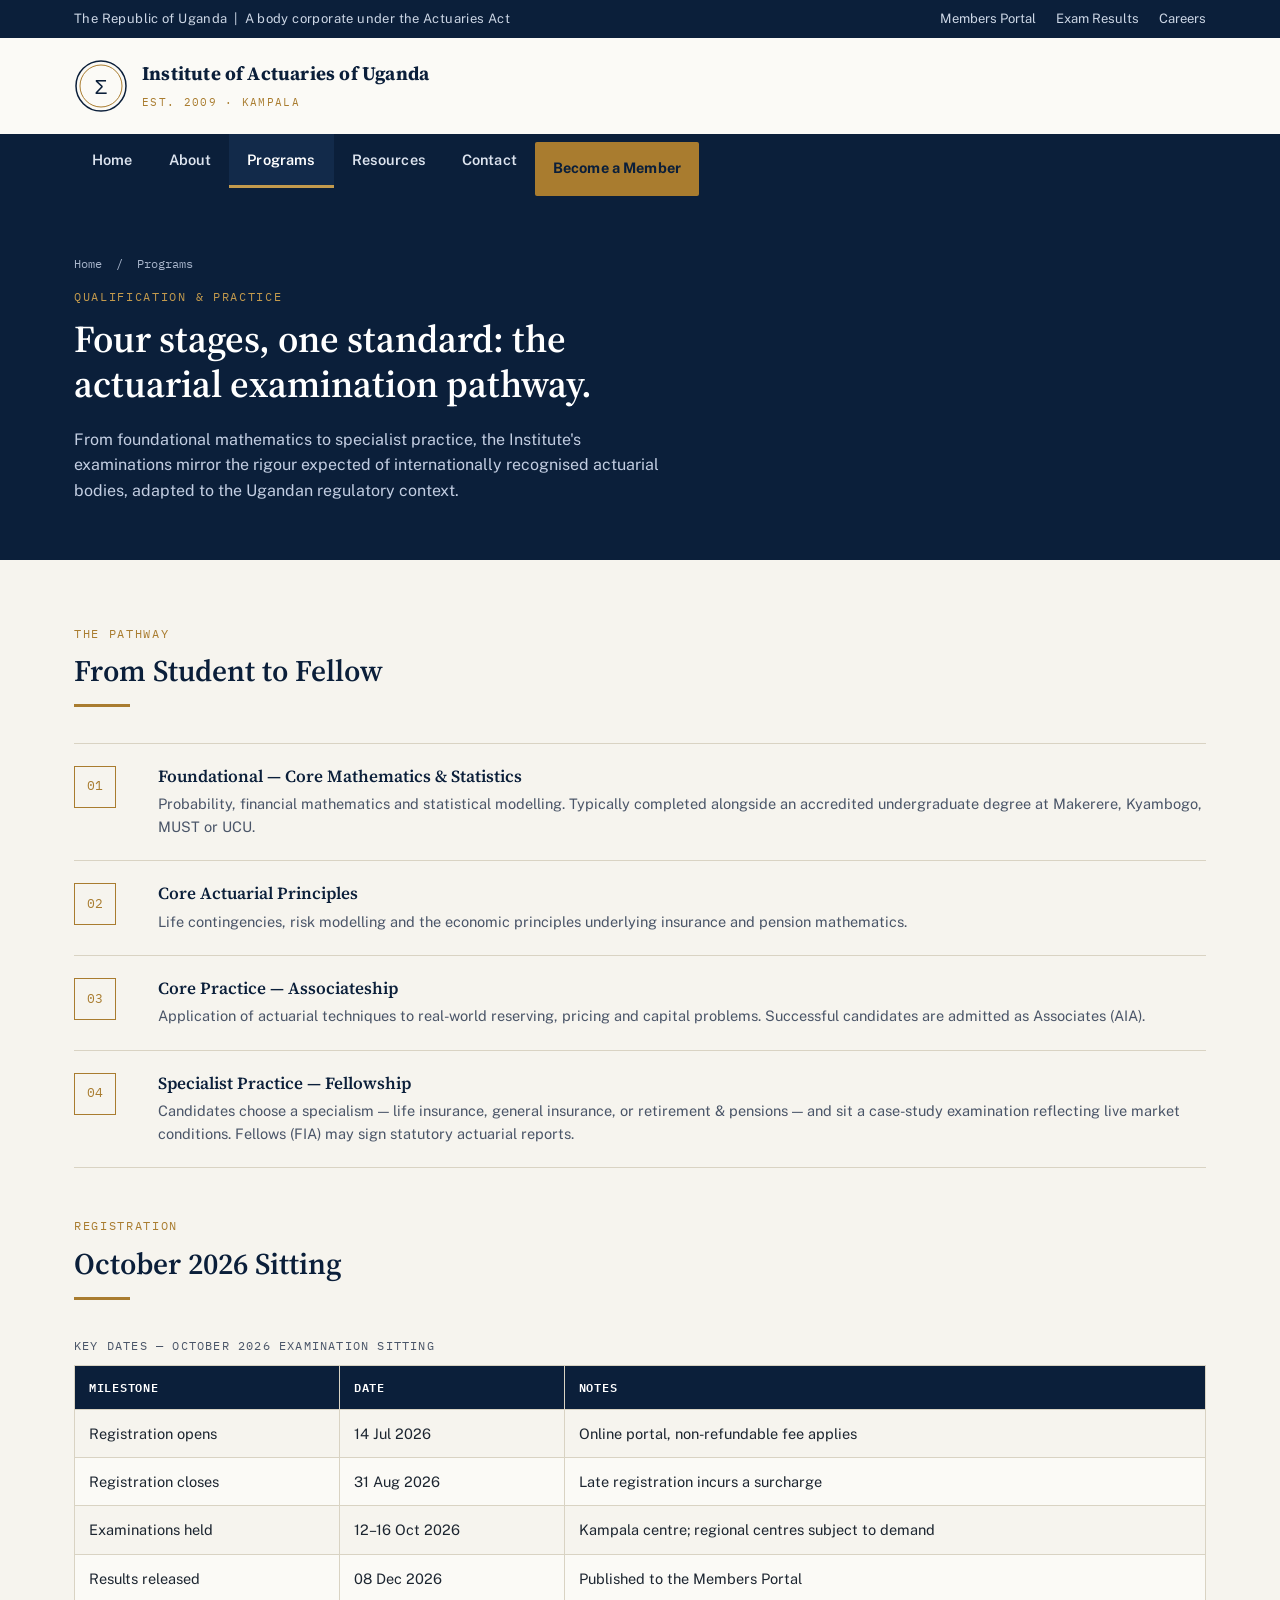
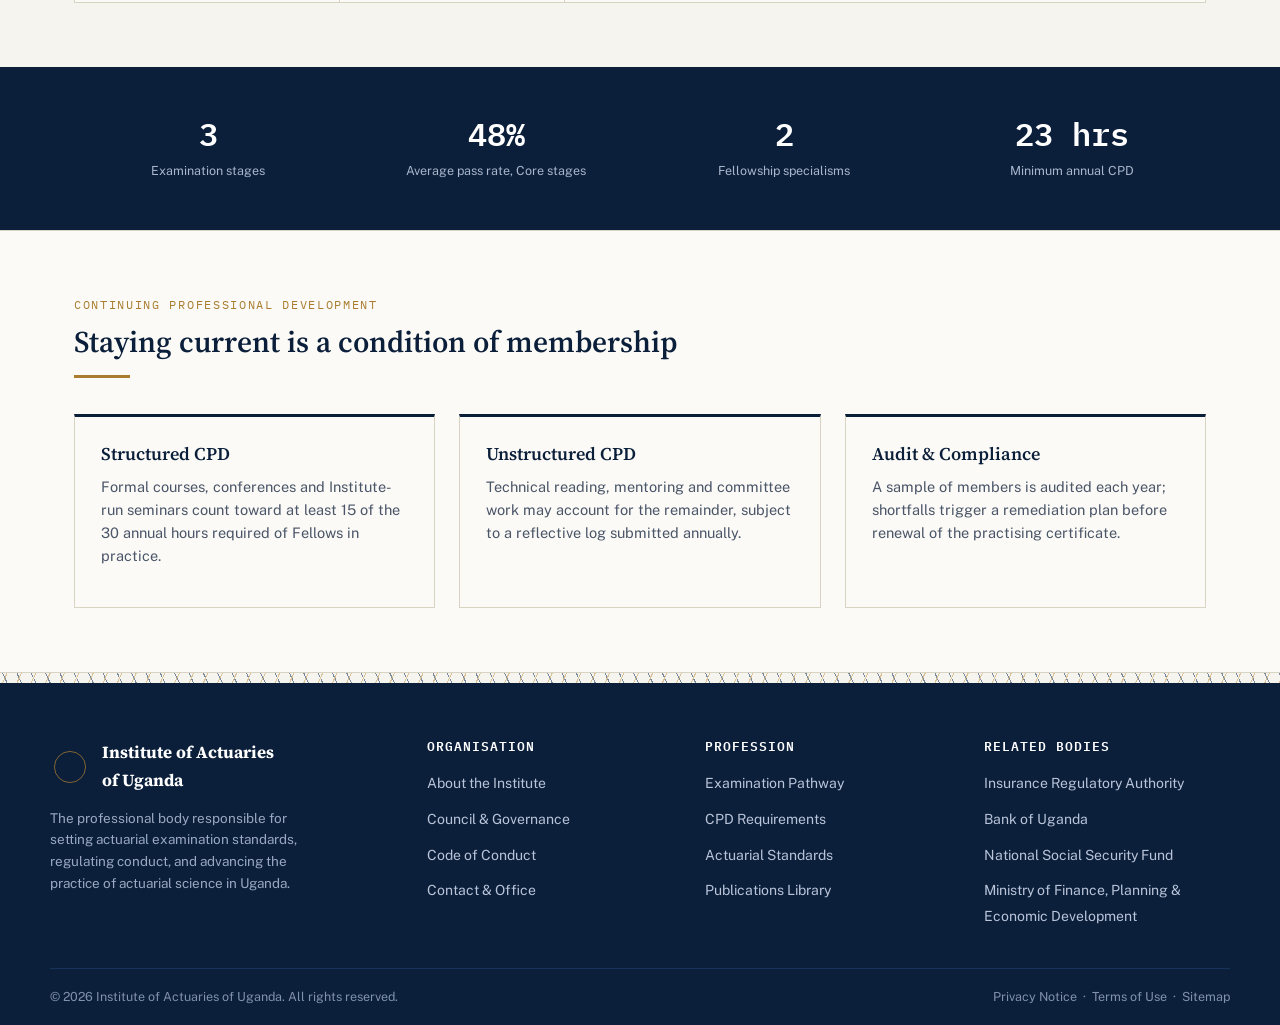
<file: programs.html>
<!DOCTYPE html>
<html lang="en">
<head>
  <meta charset="UTF-8">
  <meta name="viewport" content="width=device-width, initial-scale=1.0">
  <title>Programs &amp; Examinations | Institute of Actuaries of Uganda</title>
  <meta name="description" content="The actuarial examination pathway and continuing professional development requirements of the Institute of Actuaries of Uganda.">
  <link rel="preconnect" href="https://fonts.googleapis.com">
  <link rel="preconnect" href="https://fonts.gstatic.com" crossorigin>
  <link href="https://fonts.googleapis.com/css2?family=Source+Serif+4:opsz,wght@8..60,500;8..60,600;8..60,700&family=Public+Sans:wght@400;500;600;700;800&family=IBM+Plex+Mono:wght@400;500&display=swap" rel="stylesheet">
  <link rel="stylesheet" href="styles.css">
</head>
<body>
  <div class="topbar">
    <div class="container">
      <span class="topbar-note">The Republic of Uganda &nbsp;|&nbsp; A body corporate under the Actuaries Act</span>
      <ul class="topbar-links">
        <li><a href="#">Members Portal</a></li>
        <li><a href="#">Exam Results</a></li>
        <li><a href="/contact">Careers</a></li>
      </ul>
    </div>
  </div>
  <header class="site-header">
    <div class="container header-row">
      <a class="brand" href="/">
        <svg class="seal" viewBox="0 0 54 54" xmlns="http://www.w3.org/2000/svg" role="img" aria-label="IAU seal">
  <circle cx="27" cy="27" r="25" fill="none" stroke="#0b1f3a" stroke-width="1.5"/>
  <circle cx="27" cy="27" r="21" fill="none" stroke="#a97c2f" stroke-width="1"/>
  <text x="27" y="35" text-anchor="middle" font-family="Source Serif 4, Georgia, serif" font-size="21" fill="#0b1f3a">&#931;</text>
</svg>
        <span class="brand-text">
          <span class="brand-name">Institute of Actuaries of Uganda</span>
          <span class="brand-sub">Est. 2009 &middot; Kampala</span>
        </span>
      </a>
    </div>
    <nav class="primary-nav" aria-label="Primary">
      <div class="container nav-row">
        <ul class="nav-links">
          <li><a href="/">Home</a></li>
          <li><a href="/about">About</a></li>
          <li><a href="/programs" class="active">Programs</a></li>
          <li><a href="/resources">Resources</a></li>
          <li><a href="/contact">Contact</a></li>
          <li><a class="nav-cta" href="/contact">Become a Member</a></li>
        </ul>
        <button class="nav-toggle" aria-label="Toggle navigation" aria-expanded="false">&#9776;</button>
      </div>
    </nav>
  </header>

  <section class="page-header">
    <div class="container">
      <div class="breadcrumb"><a href="/">Home</a> &nbsp;/&nbsp; Programs</div>
      <div class="eyebrow">Qualification &amp; Practice</div>
      <h1>Four stages, one standard: the actuarial examination pathway.</h1>
      <p>From foundational mathematics to specialist practice, the Institute's examinations mirror the rigour expected of internationally recognised actuarial bodies, adapted to the Ugandan regulatory context.</p>
    </div>
  </section>

  <section class="section">
    <div class="container">
      <div class="section-head">
        <div class="eyebrow">The Pathway</div>
        <h2>From Student to Fellow</h2>
        <div class="rule"></div>
      </div>
      <ol class="pathway">
        <li class="pathway-item">
          <div class="pathway-num"></div>
          <div>
            <h3>Foundational &mdash; Core Mathematics &amp; Statistics</h3>
            <p>Probability, financial mathematics and statistical modelling. Typically completed alongside an accredited undergraduate degree at Makerere, Kyambogo, MUST or UCU.</p>
          </div>
        </li>
        <li class="pathway-item">
          <div class="pathway-num"></div>
          <div>
            <h3>Core Actuarial Principles</h3>
            <p>Life contingencies, risk modelling and the economic principles underlying insurance and pension mathematics.</p>
          </div>
        </li>
        <li class="pathway-item">
          <div class="pathway-num"></div>
          <div>
            <h3>Core Practice &mdash; Associateship</h3>
            <p>Application of actuarial techniques to real-world reserving, pricing and capital problems. Successful candidates are admitted as Associates (AIA).</p>
          </div>
        </li>
        <li class="pathway-item">
          <div class="pathway-num"></div>
          <div>
            <h3>Specialist Practice &mdash; Fellowship</h3>
            <p>Candidates choose a specialism &mdash; life insurance, general insurance, or retirement &amp; pensions &mdash; and sit a case-study examination reflecting live market conditions. Fellows (FIA) may sign statutory actuarial reports.</p>
          </div>
        </li>
      </ol>

      <div class="section-head" style="margin-top:48px;">
        <div class="eyebrow">Registration</div>
        <h2>October 2026 Sitting</h2>
        <div class="rule"></div>
      </div>
      <table class="formal-table">
        <caption>Key dates &mdash; October 2026 examination sitting</caption>
        <thead>
          <tr><th>Milestone</th><th>Date</th><th>Notes</th></tr>
        </thead>
        <tbody>
          <tr><td>Registration opens</td><td>14 Jul 2026</td><td>Online portal, non-refundable fee applies</td></tr>
          <tr><td>Registration closes</td><td>31 Aug 2026</td><td>Late registration incurs a surcharge</td></tr>
          <tr><td>Examinations held</td><td>12&ndash;16 Oct 2026</td><td>Kampala centre; regional centres subject to demand</td></tr>
          <tr><td>Results released</td><td>08 Dec 2026</td><td>Published to the Members Portal</td></tr>
        </tbody>
      </table>
    </div>
  </section>

  <section class="stats-strip">
    <div class="container">
      <div class="stat-item" tabindex="0" data-value="4" data-decimals="0">
        <div class="stat-figure"><span class="stat-number">0</span></div>
        <div class="stat-label">Examination stages</div>
        <div class="stat-detail">Foundational through to Fellowship</div>
      </div>
      <div class="stat-item" tabindex="0" data-value="62" data-decimals="0" data-suffix="%">
        <div class="stat-figure"><span class="stat-number">0%</span></div>
        <div class="stat-label">Average pass rate, Core stages</div>
        <div class="stat-detail">Five-year rolling average</div>
      </div>
      <div class="stat-item" tabindex="0" data-value="3" data-decimals="0">
        <div class="stat-figure"><span class="stat-number">0</span></div>
        <div class="stat-label">Fellowship specialisms</div>
        <div class="stat-detail">Life, general insurance, retirement &amp; pensions</div>
      </div>
      <div class="stat-item" tabindex="0" data-value="30" data-decimals="0" data-suffix=" hrs">
        <div class="stat-figure"><span class="stat-number">0</span></div>
        <div class="stat-label">Minimum annual CPD</div>
        <div class="stat-detail">Audited annually against the register</div>
      </div>
    </div>
  </section>

  <section class="section section-alt" id="cpd">
    <div class="container">
      <div class="section-head">
        <div class="eyebrow">Continuing Professional Development</div>
        <h2>Staying current is a condition of membership</h2>
        <div class="rule"></div>
      </div>
      <div class="card-grid">
        <div class="card">
          <h3>Structured CPD</h3>
          <p>Formal courses, conferences and Institute-run seminars count toward at least 15 of the 30 annual hours required of Fellows in practice.</p>
        </div>
        <div class="card">
          <h3>Unstructured CPD</h3>
          <p>Technical reading, mentoring and committee work may account for the remainder, subject to a reflective log submitted annually.</p>
        </div>
        <div class="card">
          <h3>Audit &amp; Compliance</h3>
          <p>A sample of members is audited each year; shortfalls trigger a remediation plan before renewal of the practising certificate.</p>
        </div>
      </div>
    </div>
  </section>

  <div class="guilloche" aria-hidden="true"></div>
  <footer class="site-footer">
    <div class="container footer-top">
      <div class="footer-grid">
        <div class="footer-col">
          <div class="footer-brand">
            <svg class="seal" style="width:40px;height:40px" viewBox="0 0 54 54" xmlns="http://www.w3.org/2000/svg" role="img" aria-label="IAU seal">
  <circle cx="27" cy="27" r="25" fill="none" stroke="#0b1f3a" stroke-width="1.5"/>
  <circle cx="27" cy="27" r="21" fill="none" stroke="#a97c2f" stroke-width="1"/>
  <text x="27" y="35" text-anchor="middle" font-family="Source Serif 4, Georgia, serif" font-size="21" fill="#0b1f3a">&#931;</text>
</svg>
            <span class="brand-name">Institute of Actuaries<br>of Uganda</span>
          </div>
          <p class="footer-desc">The professional body responsible for setting actuarial examination standards, regulating conduct, and advancing the practice of actuarial science in Uganda.</p>
        </div>
        <div class="footer-col">
          <h4>Organisation</h4>
          <ul>
            <li><a href="/about">About the Institute</a></li>
            <li><a href="/about#governance">Council &amp; Governance</a></li>
            <li><a href="/about#conduct">Code of Conduct</a></li>
            <li><a href="/contact">Contact &amp; Office</a></li>
          </ul>
        </div>
        <div class="footer-col">
          <h4>Profession</h4>
          <ul>
            <li><a href="/programs">Examination Pathway</a></li>
            <li><a href="/programs#cpd">CPD Requirements</a></li>
            <li><a href="/resources">Actuarial Standards</a></li>
            <li><a href="/resources#library">Publications Library</a></li>
          </ul>
        </div>
        <div class="footer-col">
          <h4>Related Bodies</h4>
          <ul>
            <li><a href="#">Insurance Regulatory Authority</a></li>
            <li><a href="#">Bank of Uganda</a></li>
            <li><a href="#">National Social Security Fund</a></li>
            <li><a href="#">Ministry of Finance, Planning &amp; Economic Development</a></li>
          </ul>
        </div>
      </div>
    </div>
    <div class="container footer-bottom">
      <span>&copy; 2026 Institute of Actuaries of Uganda. All rights reserved.</span>
      <span><a href="#">Privacy Notice</a> &nbsp;&middot;&nbsp; <a href="#">Terms of Use</a> &nbsp;&middot;&nbsp; <a href="#">Sitemap</a></span>
    </div>
  </footer>
  <script src="script.js"></script>
</body>
</html>
</file>
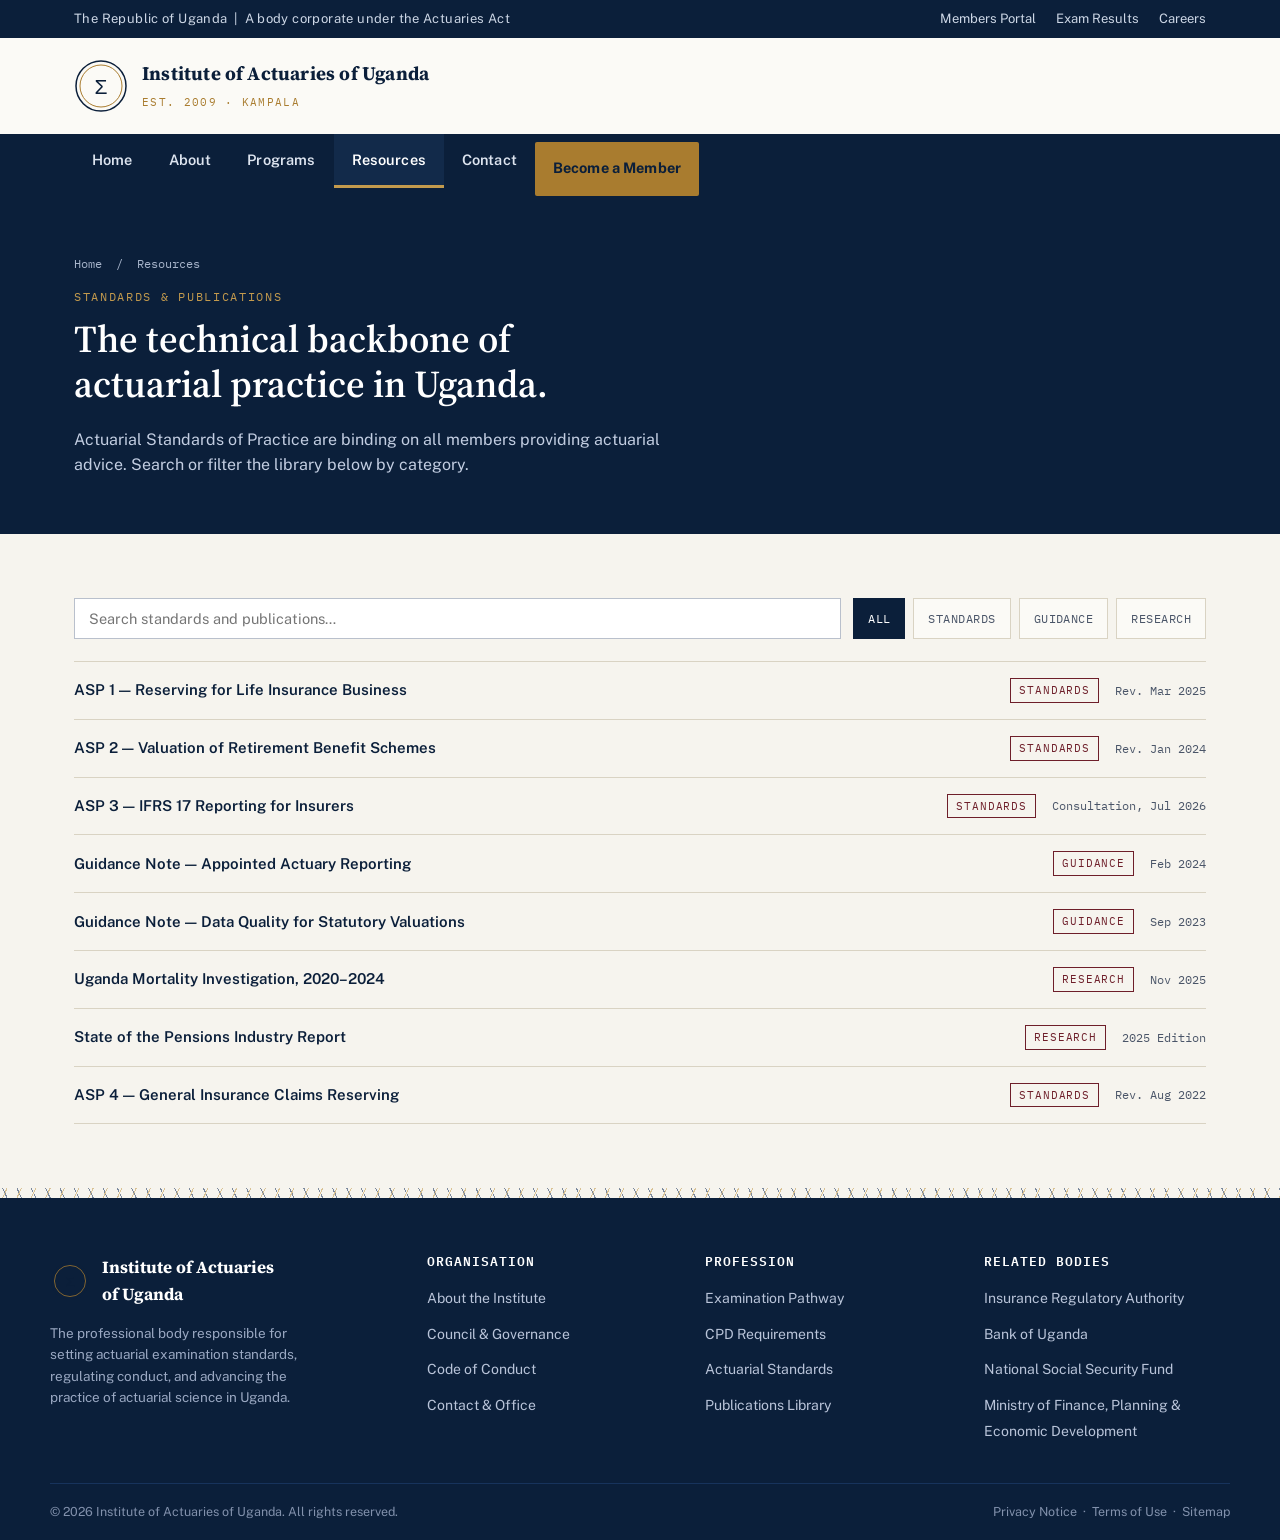
<file: resources.html>
<!DOCTYPE html>
<html lang="en">
<head>
  <meta charset="UTF-8">
  <meta name="viewport" content="width=device-width, initial-scale=1.0">
  <title>Resources &amp; Standards | Institute of Actuaries of Uganda</title>
  <meta name="description" content="Actuarial Standards of Practice and publications issued by the Institute of Actuaries of Uganda.">
  <link rel="preconnect" href="https://fonts.googleapis.com">
  <link rel="preconnect" href="https://fonts.gstatic.com" crossorigin>
  <link href="https://fonts.googleapis.com/css2?family=Source+Serif+4:opsz,wght@8..60,500;8..60,600;8..60,700&family=Public+Sans:wght@400;500;600;700;800&family=IBM+Plex+Mono:wght@400;500&display=swap" rel="stylesheet">
  <link rel="stylesheet" href="styles.css">
  <style>
    /* Resource library — filterable list */
    .lib-toolbar { display: flex; gap: 12px; margin-bottom: 22px; flex-wrap: wrap; }
    .lib-toolbar input[type="search"] {
      flex: 1; min-width: 220px; padding: 11px 14px; border: 1px solid #b9c0cc;
      font-family: var(--font-body); font-size: 14.5px; background: #fff;
    }
    .lib-toolbar input[type="search"]:focus { outline: 2px solid var(--navy-700); border-color: var(--navy-700); }
    .lib-filters { display: flex; gap: 8px; flex-wrap: wrap; }
    .lib-chip {
      font-family: var(--font-mono); font-size: 11.5px; letter-spacing: .04em; text-transform: uppercase;
      padding: 9px 14px; border: 1px solid var(--line); background: var(--paper-raised); color: var(--ink-600);
      cursor: pointer; user-select: none;
    }
    .lib-chip[aria-pressed="true"] { background: var(--navy-900); color: #fff; border-color: var(--navy-900); }
    .lib-list { list-style: none; margin: 0; padding: 0; border-top: 1px solid var(--line); }
    .lib-item {
      display: grid; grid-template-columns: 1fr auto auto; gap: 16px; align-items: center;
      padding: 16px 0; border-bottom: 1px solid var(--line);
    }
    .lib-item-title { color: var(--navy-900); font-weight: 600; text-decoration: none; font-size: 15px; }
    .lib-item-title:hover { color: var(--gold-600); }
    .lib-item-cat { font-family: var(--font-mono); font-size: 10.5px; letter-spacing: .08em; text-transform: uppercase; color: var(--maroon-700); border: 1px solid var(--maroon-700); padding: 3px 8px; white-space: nowrap; }
    .lib-item-date { font-family: var(--font-mono); font-size: 12px; color: var(--ink-600); white-space: nowrap; }
    .lib-empty { padding: 30px 0; color: var(--ink-600); font-style: italic; display: none; }
    @media (max-width: 720px) { .lib-item { grid-template-columns: 1fr; gap: 6px; } }
  </style>
</head>
<body>
  <div class="topbar">
    <div class="container">
      <span class="topbar-note">The Republic of Uganda &nbsp;|&nbsp; A body corporate under the Actuaries Act</span>
      <ul class="topbar-links">
        <li><a href="#">Members Portal</a></li>
        <li><a href="#">Exam Results</a></li>
        <li><a href="/contact">Careers</a></li>
      </ul>
    </div>
  </div>
  <header class="site-header">
    <div class="container header-row">
      <a class="brand" href="/">
        <svg class="seal" viewBox="0 0 54 54" xmlns="http://www.w3.org/2000/svg" role="img" aria-label="IAU seal">
  <circle cx="27" cy="27" r="25" fill="none" stroke="#0b1f3a" stroke-width="1.5"/>
  <circle cx="27" cy="27" r="21" fill="none" stroke="#a97c2f" stroke-width="1"/>
  <text x="27" y="35" text-anchor="middle" font-family="Source Serif 4, Georgia, serif" font-size="21" fill="#0b1f3a">&#931;</text>
</svg>
        <span class="brand-text">
          <span class="brand-name">Institute of Actuaries of Uganda</span>
          <span class="brand-sub">Est. 2009 &middot; Kampala</span>
        </span>
      </a>
    </div>
    <nav class="primary-nav" aria-label="Primary">
      <div class="container nav-row">
        <ul class="nav-links">
          <li><a href="/">Home</a></li>
          <li><a href="/about">About</a></li>
          <li><a href="/programs">Programs</a></li>
          <li><a href="/resources" class="active">Resources</a></li>
          <li><a href="/contact">Contact</a></li>
          <li><a class="nav-cta" href="/contact">Become a Member</a></li>
        </ul>
        <button class="nav-toggle" aria-label="Toggle navigation" aria-expanded="false">&#9776;</button>
      </div>
    </nav>
  </header>

  <section class="page-header">
    <div class="container">
      <div class="breadcrumb"><a href="/">Home</a> &nbsp;/&nbsp; Resources</div>
      <div class="eyebrow">Standards &amp; Publications</div>
      <h1>The technical backbone of actuarial practice in Uganda.</h1>
      <p>Actuarial Standards of Practice are binding on all members providing actuarial advice. Search or filter the library below by category.</p>
    </div>
  </section>

  <section class="section" id="library">
    <div class="container">
      <div class="lib-toolbar">
        <input type="search" id="lib-search" placeholder="Search standards and publications&hellip;" aria-label="Search publications">
        <div class="lib-filters" id="lib-filters" role="group" aria-label="Filter by category">
          <button class="lib-chip" data-cat="all" aria-pressed="true">All</button>
          <button class="lib-chip" data-cat="standards" aria-pressed="false">Standards</button>
          <button class="lib-chip" data-cat="guidance" aria-pressed="false">Guidance</button>
          <button class="lib-chip" data-cat="research" aria-pressed="false">Research</button>
        </div>
      </div>

      <ul class="lib-list" id="lib-list">
        <li class="lib-item" data-cat="standards" data-title="ASP 1: Reserving for Life Insurance Business">
          <a class="lib-item-title" href="#">ASP 1 &mdash; Reserving for Life Insurance Business</a>
          <span class="lib-item-cat">Standards</span>
          <span class="lib-item-date">Rev. Mar 2025</span>
        </li>
        <li class="lib-item" data-cat="standards" data-title="ASP 2: Actuarial Valuation of Retirement Benefit Schemes">
          <a class="lib-item-title" href="#">ASP 2 &mdash; Valuation of Retirement Benefit Schemes</a>
          <span class="lib-item-cat">Standards</span>
          <span class="lib-item-date">Rev. Jan 2024</span>
        </li>
        <li class="lib-item" data-cat="standards" data-title="ASP 3: IFRS 17 Reporting for Insurers">
          <a class="lib-item-title" href="#">ASP 3 &mdash; IFRS 17 Reporting for Insurers</a>
          <span class="lib-item-cat">Standards</span>
          <span class="lib-item-date">Consultation, Jul 2026</span>
        </li>
        <li class="lib-item" data-cat="guidance" data-title="Guidance Note: Appointed Actuary Reporting Requirements">
          <a class="lib-item-title" href="#">Guidance Note &mdash; Appointed Actuary Reporting</a>
          <span class="lib-item-cat">Guidance</span>
          <span class="lib-item-date">Feb 2024</span>
        </li>
        <li class="lib-item" data-cat="guidance" data-title="Guidance Note: Data Quality Standards for Statutory Valuations">
          <a class="lib-item-title" href="#">Guidance Note &mdash; Data Quality for Statutory Valuations</a>
          <span class="lib-item-cat">Guidance</span>
          <span class="lib-item-date">Sep 2023</span>
        </li>
        <li class="lib-item" data-cat="research" data-title="Uganda Mortality Investigation 2020 to 2024">
          <a class="lib-item-title" href="#">Uganda Mortality Investigation, 2020&ndash;2024</a>
          <span class="lib-item-cat">Research</span>
          <span class="lib-item-date">Nov 2025</span>
        </li>
        <li class="lib-item" data-cat="research" data-title="State of the Pensions Industry Report 2025">
          <a class="lib-item-title" href="#">State of the Pensions Industry Report</a>
          <span class="lib-item-cat">Research</span>
          <span class="lib-item-date">2025 Edition</span>
        </li>
        <li class="lib-item" data-cat="standards" data-title="ASP 4: General Insurance Claims Reserving">
          <a class="lib-item-title" href="#">ASP 4 &mdash; General Insurance Claims Reserving</a>
          <span class="lib-item-cat">Standards</span>
          <span class="lib-item-date">Rev. Aug 2022</span>
        </li>
      </ul>
      <p class="lib-empty" id="lib-empty">No publications match your search.</p>
    </div>
  </section>

  <div class="guilloche" aria-hidden="true"></div>
  <footer class="site-footer">
    <div class="container footer-top">
      <div class="footer-grid">
        <div class="footer-col">
          <div class="footer-brand">
            <svg class="seal" style="width:40px;height:40px" viewBox="0 0 54 54" xmlns="http://www.w3.org/2000/svg" role="img" aria-label="IAU seal">
  <circle cx="27" cy="27" r="25" fill="none" stroke="#0b1f3a" stroke-width="1.5"/>
  <circle cx="27" cy="27" r="21" fill="none" stroke="#a97c2f" stroke-width="1"/>
  <text x="27" y="35" text-anchor="middle" font-family="Source Serif 4, Georgia, serif" font-size="21" fill="#0b1f3a">&#931;</text>
</svg>
            <span class="brand-name">Institute of Actuaries<br>of Uganda</span>
          </div>
          <p class="footer-desc">The professional body responsible for setting actuarial examination standards, regulating conduct, and advancing the practice of actuarial science in Uganda.</p>
        </div>
        <div class="footer-col">
          <h4>Organisation</h4>
          <ul>
            <li><a href="/about">About the Institute</a></li>
            <li><a href="/about#governance">Council &amp; Governance</a></li>
            <li><a href="/about#conduct">Code of Conduct</a></li>
            <li><a href="/contact">Contact &amp; Office</a></li>
          </ul>
        </div>
        <div class="footer-col">
          <h4>Profession</h4>
          <ul>
            <li><a href="/programs">Examination Pathway</a></li>
            <li><a href="/programs#cpd">CPD Requirements</a></li>
            <li><a href="/resources">Actuarial Standards</a></li>
            <li><a href="/resources#library">Publications Library</a></li>
          </ul>
        </div>
        <div class="footer-col">
          <h4>Related Bodies</h4>
          <ul>
            <li><a href="#">Insurance Regulatory Authority</a></li>
            <li><a href="#">Bank of Uganda</a></li>
            <li><a href="#">National Social Security Fund</a></li>
            <li><a href="#">Ministry of Finance, Planning &amp; Economic Development</a></li>
          </ul>
        </div>
      </div>
    </div>
    <div class="container footer-bottom">
      <span>&copy; 2026 Institute of Actuaries of Uganda. All rights reserved.</span>
      <span><a href="#">Privacy Notice</a> &nbsp;&middot;&nbsp; <a href="#">Terms of Use</a> &nbsp;&middot;&nbsp; <a href="#">Sitemap</a></span>
    </div>
  </footer>
  <script src="script.js"></script>
</body>
</html>
</file>
<file: styles.css>
/* ==========================================================================
   Institute of Actuaries of Uganda — shared stylesheet
   ========================================================================== */

:root {
  /* Colour */
  --navy-900: #0b1f3a;
  --navy-800: #122a4a;
  --navy-700: #17335c;
  --navy-600: #234277;
  --gold-600: #a97c2f;
  --gold-500: #c39a4d;
  --maroon-700: #6e1f2a;
  --paper: #f6f4ee;
  --paper-raised: #fbfaf6;
  --ink-900: #1c2530;
  --ink-600: #4a5568;
  --line: #d9d3c3;
  --line-dark: #2a3a5c;

  /* Type */
  --font-display: "Source Serif 4", "Georgia", serif;
  --font-body: "Public Sans", "Segoe UI", sans-serif;
  --font-mono: "IBM Plex Mono", "Courier New", monospace;
}

* { box-sizing: border-box; }
html { scroll-behavior: smooth; }

body {
  margin: 0;
  background: var(--paper);
  color: var(--ink-900);
  font-family: var(--font-body);
  font-size: 16px;
  line-height: 1.6;
  -webkit-font-smoothing: antialiased;
}

img { max-width: 100%; display: block; }

a { color: inherit; }

h1, h2, h3, h4 {
  font-family: var(--font-display);
  font-weight: 600;
  color: var(--navy-900);
  margin: 0 0 0.5em;
  line-height: 1.2;
}

p { margin: 0 0 1em; color: var(--ink-600); }

.container {
  width: 100%;
  max-width: 1180px;
  margin: 0 auto;
  padding: 0 24px;
}

:focus-visible {
  outline: 3px solid var(--gold-600);
  outline-offset: 2px;
}

@media (prefers-reduced-motion: reduce) {
  * { animation: none !important; transition: none !important; }
  html { scroll-behavior: auto; }
}

/* -------------------------------------------------------------------------
   Utility top bar
   ------------------------------------------------------------------------- */

.topbar {
  background: var(--navy-900);
  color: #cdd7e6;
  font-size: 13px;
}

.topbar .container {
  display: flex;
  align-items: center;
  justify-content: space-between;
  height: 38px;
}

.topbar-links { display: flex; gap: 20px; list-style: none; margin: 0; padding: 0; }
.topbar-links a { text-decoration: none; color: #cdd7e6; }
.topbar-links a:hover { color: #fff; }
.topbar-note { letter-spacing: .03em; }

/* -------------------------------------------------------------------------
   Header + seal + nav
   ------------------------------------------------------------------------- */

.site-header {
  background: var(--paper-raised);
  border-bottom: 4px solid var(--navy-900);
}

.header-row {
  display: flex;
  align-items: center;
  justify-content: space-between;
  padding: 20px 24px;
  gap: 20px;
}

.brand { display: flex; align-items: center; gap: 14px; text-decoration: none; }

.brand-text .brand-name {
  font-family: var(--font-display);
  font-weight: 700;
  font-size: 19px;
  color: var(--navy-900);
  letter-spacing: .01em;
  display: block;
}

.brand-text .brand-sub {
  font-family: var(--font-mono);
  font-size: 11px;
  letter-spacing: .12em;
  text-transform: uppercase;
  color: var(--gold-600);
}

.seal { width: 54px; height: 54px; flex-shrink: 0; }

nav.primary-nav {
  background: var(--navy-900);
}

.nav-row {
  display: flex;
  align-items: center;
  justify-content: space-between;
}

.nav-links {
  display: flex;
  list-style: none;
  margin: 0;
  padding: 0;
}

.nav-links a {
  display: block;
  padding: 14px 18px;
  color: #dde4ef;
  text-decoration: none;
  font-size: 14.5px;
  font-weight: 600;
  letter-spacing: .01em;
  border-bottom: 3px solid transparent;
}

.nav-links a:hover { color: #fff; background: var(--navy-800); }
.nav-links a.active { color: #fff; border-bottom-color: var(--gold-500); background: var(--navy-800); }

.nav-cta {
  padding: 8px 18px;
  margin: 8px 12px 8px 0;
  background: var(--gold-600);
  color: var(--navy-900) !important;
  font-weight: 700 !important;
  border-radius: 2px;
}
.nav-cta:hover { background: var(--gold-500); }

.nav-toggle {
  display: none;
  background: none;
  border: none;
  color: #fff;
  font-size: 22px;
  padding: 10px 18px;
  cursor: pointer;
}

/* -------------------------------------------------------------------------
   Guilloche divider (certificate engraving motif — the site's signature)
   ------------------------------------------------------------------------- */

.guilloche {
  height: 10px;
  background:
    repeating-linear-gradient(115deg, transparent 0 6px, var(--gold-500) 6px 7px, transparent 7px 13px),
    repeating-linear-gradient(65deg, transparent 0 6px, var(--navy-700) 6px 7px, transparent 7px 13px);
  background-color: var(--paper);
  opacity: .55;
}

/* -------------------------------------------------------------------------
   Hero
   ------------------------------------------------------------------------- */

.hero {
  background: var(--navy-900);
  color: #eef1f6;
  position: relative;
  overflow: hidden;
}

.hero .container {
  display: grid;
  grid-template-columns: 1.15fr 0.85fr;
  gap: 48px;
  padding-top: 64px;
  padding-bottom: 56px;
  align-items: center;
}

.hero-eyebrow {
  font-family: var(--font-mono);
  font-size: 12px;
  letter-spacing: .16em;
  text-transform: uppercase;
  color: var(--gold-500);
  margin-bottom: 14px;
}

.hero h1 {
  color: #fff;
  font-size: clamp(32px, 4vw, 46px);
  max-width: 15ch;
}

.hero-lede {
  color: #c3cee2;
  font-size: 17px;
  max-width: 46ch;
}

.hero-actions { display: flex; gap: 14px; margin-top: 26px; flex-wrap: wrap; }

.btn {
  display: inline-block;
  padding: 12px 24px;
  font-weight: 700;
  font-size: 14.5px;
  text-decoration: none;
  border-radius: 2px;
  border: 1.5px solid transparent;
  letter-spacing: .01em;
}

.btn-primary { background: var(--gold-600); color: var(--navy-900); }
.btn-primary:hover { background: var(--gold-500); }

.btn-outline { border-color: #5c6d8c; color: #eef1f6; }
.btn-outline:hover { border-color: #fff; }

.btn-outline-dark { border-color: var(--navy-600); color: var(--navy-900); }
.btn-outline-dark:hover { border-color: var(--navy-900); background: var(--navy-900); color: #fff; }

.hero-panel {
  background: var(--navy-800);
  border: 1px solid var(--navy-600);
  padding: 28px;
  position: relative;
}

.hero-panel::before {
  content: "";
  position: absolute;
  inset: 8px;
  border: 1px solid rgba(195, 154, 77, .35);
  pointer-events: none;
}

.hero-panel-title {
  font-family: var(--font-mono);
  font-size: 11px;
  letter-spacing: .14em;
  text-transform: uppercase;
  color: var(--gold-500);
  margin-bottom: 18px;
}

.stat-grid { display: grid; grid-template-columns: 1fr 1fr; gap: 20px 16px; }

.stat-figure {
  font-family: var(--font-mono);
  font-size: 28px;
  font-weight: 600;
  color: #fff;
}

.stat-label {
  font-size: 12.5px;
  color: #a9b6cc;
  margin-top: 2px;
}

/* Active KPI cards: count-up target + hover/focus reveal ------------------ */

.stat-item {
  cursor: default;
  padding: 10px;
  margin: -10px;
  border: 1px solid transparent;
  border-radius: 2px;
  transition: transform .18s ease, border-color .18s ease, background-color .18s ease;
}

.stat-item .stat-number { font-variant-numeric: tabular-nums; }

.stat-item .stat-detail {
  font-size: 11.5px;
  color: var(--gold-500);
  margin-top: 8px;
  max-height: 0;
  opacity: 0;
  overflow: hidden;
  transition: max-height .22s ease, opacity .18s ease, margin-top .22s ease;
}

.stat-item:hover,
.stat-item:focus-visible {
  transform: translateY(-3px);
  border-color: rgba(195, 154, 77, .45);
  background: rgba(255, 255, 255, .04);
}

.stat-item:hover .stat-detail,
.stat-item:focus-visible .stat-detail {
  max-height: 60px;
  opacity: 1;
  margin-top: 8px;
}

.stats-strip .stat-item { padding: 14px 10px; margin: -14px -10px; }
.stats-strip .stat-item:hover,
.stats-strip .stat-item:focus-visible { background: rgba(255, 255, 255, .05); }
.stats-strip .stat-item .stat-detail { color: var(--gold-500); }

@media (prefers-reduced-motion: reduce) {
  .stat-item, .stat-item .stat-detail { transition: none; }
}

/* -------------------------------------------------------------------------
   Section scaffolding
   ------------------------------------------------------------------------- */

.section { padding: 64px 0; }
.section-alt { background: var(--paper-raised); border-top: 1px solid var(--line); border-bottom: 1px solid var(--line); }

.section-head { max-width: 62ch; margin-bottom: 36px; }

.eyebrow {
  font-family: var(--font-mono);
  font-size: 12px;
  letter-spacing: .14em;
  text-transform: uppercase;
  color: var(--gold-600);
  margin-bottom: 10px;
}

.section-head h2 { font-size: clamp(24px, 3vw, 30px); }
.rule { width: 56px; height: 3px; background: var(--gold-600); margin-top: 14px; }

/* -------------------------------------------------------------------------
   Cards
   ------------------------------------------------------------------------- */

.card-grid { display: grid; grid-template-columns: repeat(3, 1fr); gap: 24px; }
.card-grid.two { grid-template-columns: repeat(2, 1fr); }

.card {
  background: var(--paper-raised);
  border: 1px solid var(--line);
  border-top: 3px solid var(--navy-900);
  padding: 26px;
}

.card h3 { font-size: 18px; margin-bottom: 10px; }
.card p { font-size: 14.5px; margin-bottom: 14px; }
.card-link { font-size: 13.5px; font-weight: 700; color: var(--navy-700); text-decoration: none; }
.card-link:hover { color: var(--gold-600); }

.notice-list { list-style: none; margin: 0; padding: 0; border-top: 1px solid var(--line); }
.notice-item {
  display: grid;
  grid-template-columns: 110px 1fr auto;
  gap: 18px;
  align-items: baseline;
  padding: 16px 0;
  border-bottom: 1px solid var(--line);
}
.notice-date { font-family: var(--font-mono); font-size: 12.5px; color: var(--ink-600); }
.notice-title { text-decoration: none; color: var(--navy-900); font-weight: 600; }
.notice-title:hover { color: var(--gold-600); }
.notice-tag {
  font-family: var(--font-mono);
  font-size: 10.5px;
  letter-spacing: .08em;
  text-transform: uppercase;
  color: var(--maroon-700);
  border: 1px solid var(--maroon-700);
  padding: 3px 8px;
  white-space: nowrap;
  height: fit-content;
}

/* -------------------------------------------------------------------------
   Stats strip
   ------------------------------------------------------------------------- */

.stats-strip {
  background: var(--navy-900);
  color: #fff;
  padding: 40px 0;
}
.stats-strip .container { display: grid; grid-template-columns: repeat(4, 1fr); gap: 20px; text-align: center; }
.stats-strip .stat-figure { font-size: 32px; }
.stats-strip .stat-label { color: #a9b6cc; }

/* -------------------------------------------------------------------------
   Partner strip
   ------------------------------------------------------------------------- */

.partner-strip { padding: 34px 0; }
.partner-strip .eyebrow { text-align: center; margin-bottom: 20px; }
.partner-row {
  display: flex;
  justify-content: space-between;
  align-items: center;
  flex-wrap: wrap;
  gap: 22px;
  color: var(--ink-600);
  font-family: var(--font-mono);
  font-size: 12.5px;
  letter-spacing: .04em;
  border-top: 1px solid var(--line);
  border-bottom: 1px solid var(--line);
  padding: 20px 0;
}

/* -------------------------------------------------------------------------
   Tables (exam pathway, standards, etc.)
   ------------------------------------------------------------------------- */

.formal-table { width: 100%; border-collapse: collapse; font-size: 14.5px; }
.formal-table caption { text-align: left; font-family: var(--font-mono); font-size: 12px; letter-spacing: .1em; text-transform: uppercase; color: var(--ink-600); margin-bottom: 10px; }
.formal-table th, .formal-table td { text-align: left; padding: 12px 14px; border: 1px solid var(--line); vertical-align: top; }
.formal-table thead th { background: var(--navy-900); color: #fff; font-family: var(--font-mono); font-size: 12px; letter-spacing: .06em; text-transform: uppercase; font-weight: 600; }
.formal-table tbody tr:nth-child(even) { background: var(--paper-raised); }

/* -------------------------------------------------------------------------
   Page header (interior pages)
   ------------------------------------------------------------------------- */

.page-header {
  background: var(--navy-900);
  color: #fff;
  padding: 46px 0 40px;
}
.page-header .eyebrow { color: var(--gold-500); }
.page-header h1 { color: #fff; font-size: clamp(28px, 3.4vw, 38px); max-width: 30ch; }
.page-header p { color: #c3cee2; max-width: 60ch; }
.breadcrumb { font-family: var(--font-mono); font-size: 12px; color: #a9b6cc; margin-bottom: 14px; }
.breadcrumb a { color: #a9b6cc; text-decoration: none; }
.breadcrumb a:hover { color: #fff; }

/* -------------------------------------------------------------------------
   Sidebar layout (About / Programs / Resources)
   ------------------------------------------------------------------------- */

.layout-with-side { display: grid; grid-template-columns: 1fr 300px; gap: 48px; align-items: start; }

.side-box {
  border: 1px solid var(--line);
  background: var(--paper-raised);
  padding: 22px;
  margin-bottom: 22px;
}
.side-box h4 {
  font-size: 13px;
  letter-spacing: .08em;
  text-transform: uppercase;
  font-family: var(--font-mono);
  color: var(--navy-900);
  border-bottom: 2px solid var(--gold-600);
  padding-bottom: 10px;
  margin-bottom: 14px;
}
.side-box ul { margin: 0; padding: 0; list-style: none; }
.side-box li { padding: 8px 0; border-bottom: 1px solid var(--line); font-size: 14px; }
.side-box li:last-child { border-bottom: none; }
.side-box a { text-decoration: none; color: var(--navy-700); font-weight: 600; }
.side-box a:hover { color: var(--gold-600); }

.pull-fact {
  border-left: 3px solid var(--gold-600);
  padding: 4px 0 4px 18px;
  margin: 24px 0;
  font-family: var(--font-display);
  font-style: italic;
  font-size: 18px;
  color: var(--navy-900);
}

/* -------------------------------------------------------------------------
   Timeline / process (pathway)
   ------------------------------------------------------------------------- */

.pathway { list-style: none; margin: 0; padding: 0; counter-reset: stage; }
.pathway-item {
  counter-increment: stage;
  display: grid;
  grid-template-columns: 64px 1fr;
  gap: 20px;
  padding: 22px 0;
  border-bottom: 1px solid var(--line);
}
.pathway-item:first-child { border-top: 1px solid var(--line); }
.pathway-num {
  font-family: var(--font-mono);
  font-size: 13px;
  color: var(--gold-600);
  border: 1px solid var(--gold-600);
  width: 42px; height: 42px;
  display: flex; align-items: center; justify-content: center;
}
.pathway-num::before { content: counter(stage, decimal-leading-zero); }
.pathway-item h3 { font-size: 17px; margin-bottom: 6px; }
.pathway-item p { margin-bottom: 0; font-size: 14.5px; }

/* -------------------------------------------------------------------------
   Council / governance grid
   ------------------------------------------------------------------------- */

.people-grid { display: grid; grid-template-columns: repeat(4, 1fr); gap: 22px; margin-bottom: 32px; }
.person { text-align: left; }
.person-photo {
  width: 100%;
  aspect-ratio: 1;
  background: var(--navy-800);
  border: 1px solid var(--line);
  margin-bottom: 10px;
  display: flex;
  align-items: center;
  justify-content: center;
  color: var(--gold-500);
  font-family: var(--font-display);
  font-size: 26px;
}
.person-name { font-weight: 700; font-size: 14.5px; color: var(--navy-900); }
.person-role { font-size: 12.5px; color: var(--ink-600); }

/* -------------------------------------------------------------------------
   Contact page
   ------------------------------------------------------------------------- */

.contact-grid { display: grid; grid-template-columns: 1fr 1fr; gap: 48px; }

.info-line { display: grid; grid-template-columns: 110px 1fr; gap: 10px; padding: 12px 0; border-bottom: 1px solid var(--line); font-size: 14.5px; }
.info-line dt { font-family: var(--font-mono); font-size: 11.5px; letter-spacing: .08em; text-transform: uppercase; color: var(--ink-600); }
.info-line dd { margin: 0; color: var(--ink-900); }

.form-field { margin-bottom: 18px; }
.form-field label { display: block; font-size: 13px; font-weight: 700; margin-bottom: 6px; color: var(--navy-900); }
.form-field input, .form-field select, .form-field textarea {
  width: 100%;
  padding: 11px 12px;
  border: 1px solid #b9c0cc;
  background: #fff;
  font-family: var(--font-body);
  font-size: 14.5px;
  color: var(--ink-900);
}
.form-field input:focus, .form-field textarea:focus, .form-field select:focus {
  outline: 2px solid var(--navy-700);
  border-color: var(--navy-700);
}
.form-note { font-size: 12.5px; color: var(--ink-600); margin-top: -6px; }

.map-frame {
  border: 1px solid var(--line);
  background: var(--navy-800);
  color: #a9b6cc;
  min-height: 220px;
  display: flex;
  align-items: center;
  justify-content: center;
  font-family: var(--font-mono);
  font-size: 12.5px;
  text-align: center;
  padding: 20px;
}

/* -------------------------------------------------------------------------
   Footer
   ------------------------------------------------------------------------- */

footer.site-footer { background: var(--navy-900); color: #b9c4d9; }
.footer-top { padding: 56px 0 30px; }
.footer-grid { display: grid; grid-template-columns: 1.4fr 1fr 1fr 1fr; gap: 32px; }
.footer-col h4 {
  color: #fff;
  font-family: var(--font-mono);
  font-size: 12.5px;
  letter-spacing: .08em;
  text-transform: uppercase;
  margin-bottom: 16px;
}
.footer-col ul { list-style: none; margin: 0; padding: 0; }
.footer-col li { margin-bottom: 10px; }
.footer-col a { color: #b9c4d9; text-decoration: none; font-size: 14px; }
.footer-col a:hover { color: #fff; }
.footer-brand { display: flex; align-items: center; gap: 12px; margin-bottom: 14px; }
.footer-brand .brand-name { color: #fff; font-family: var(--font-display); font-size: 17px; font-weight: 700; }
.footer-desc { font-size: 13.5px; color: #9aa8c2; max-width: 34ch; }

.footer-bottom {
  border-top: 1px solid var(--navy-700);
  padding: 18px 0;
  font-size: 12.5px;
  color: #8291ac;
  display: flex;
  justify-content: space-between;
  flex-wrap: wrap;
  gap: 10px;
}
.footer-bottom a { color: #8291ac; text-decoration: none; }
.footer-bottom a:hover { color: #fff; }

/* -------------------------------------------------------------------------
   Responsive
   ------------------------------------------------------------------------- */

@media (max-width: 980px) {
  .hero .container { grid-template-columns: 1fr; }
  .card-grid, .card-grid.two { grid-template-columns: 1fr 1fr; }
  .layout-with-side { grid-template-columns: 1fr; }
  .people-grid { grid-template-columns: repeat(2, 1fr); }
  .footer-grid { grid-template-columns: 1fr 1fr; }
  .contact-grid { grid-template-columns: 1fr; }
  .stats-strip .container { grid-template-columns: repeat(2, 1fr); }
}

@media (max-width: 720px) {
  .topbar-links { display: none; }
  .nav-links { display: none; flex-direction: column; width: 100%; }
  .nav-links.open { display: flex; }
  .nav-row { flex-wrap: wrap; }
  .nav-toggle { display: block; }
  .nav-cta { margin: 8px 18px; }
  .card-grid, .card-grid.two { grid-template-columns: 1fr; }
  .notice-item { grid-template-columns: 1fr; gap: 6px; }
  .people-grid { grid-template-columns: 1fr 1fr; }
  .footer-grid { grid-template-columns: 1fr; }
}
</file>
